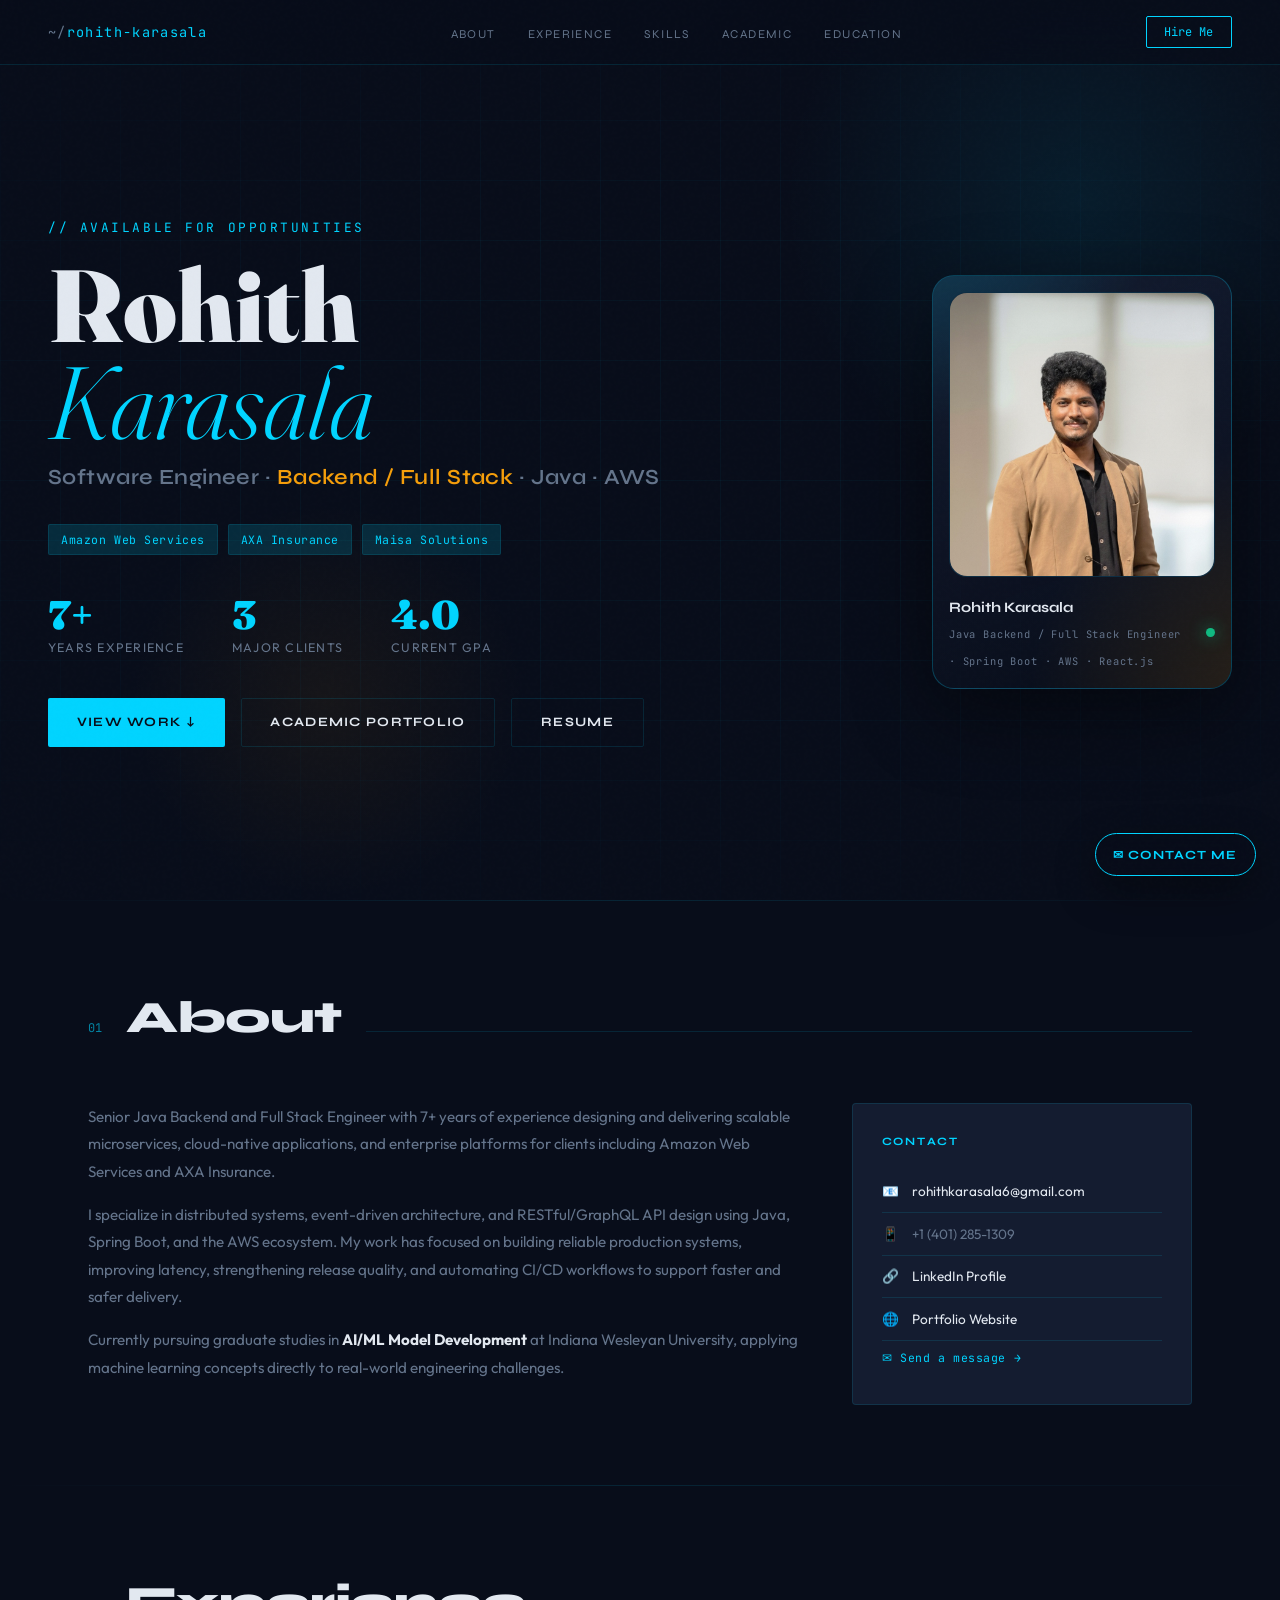
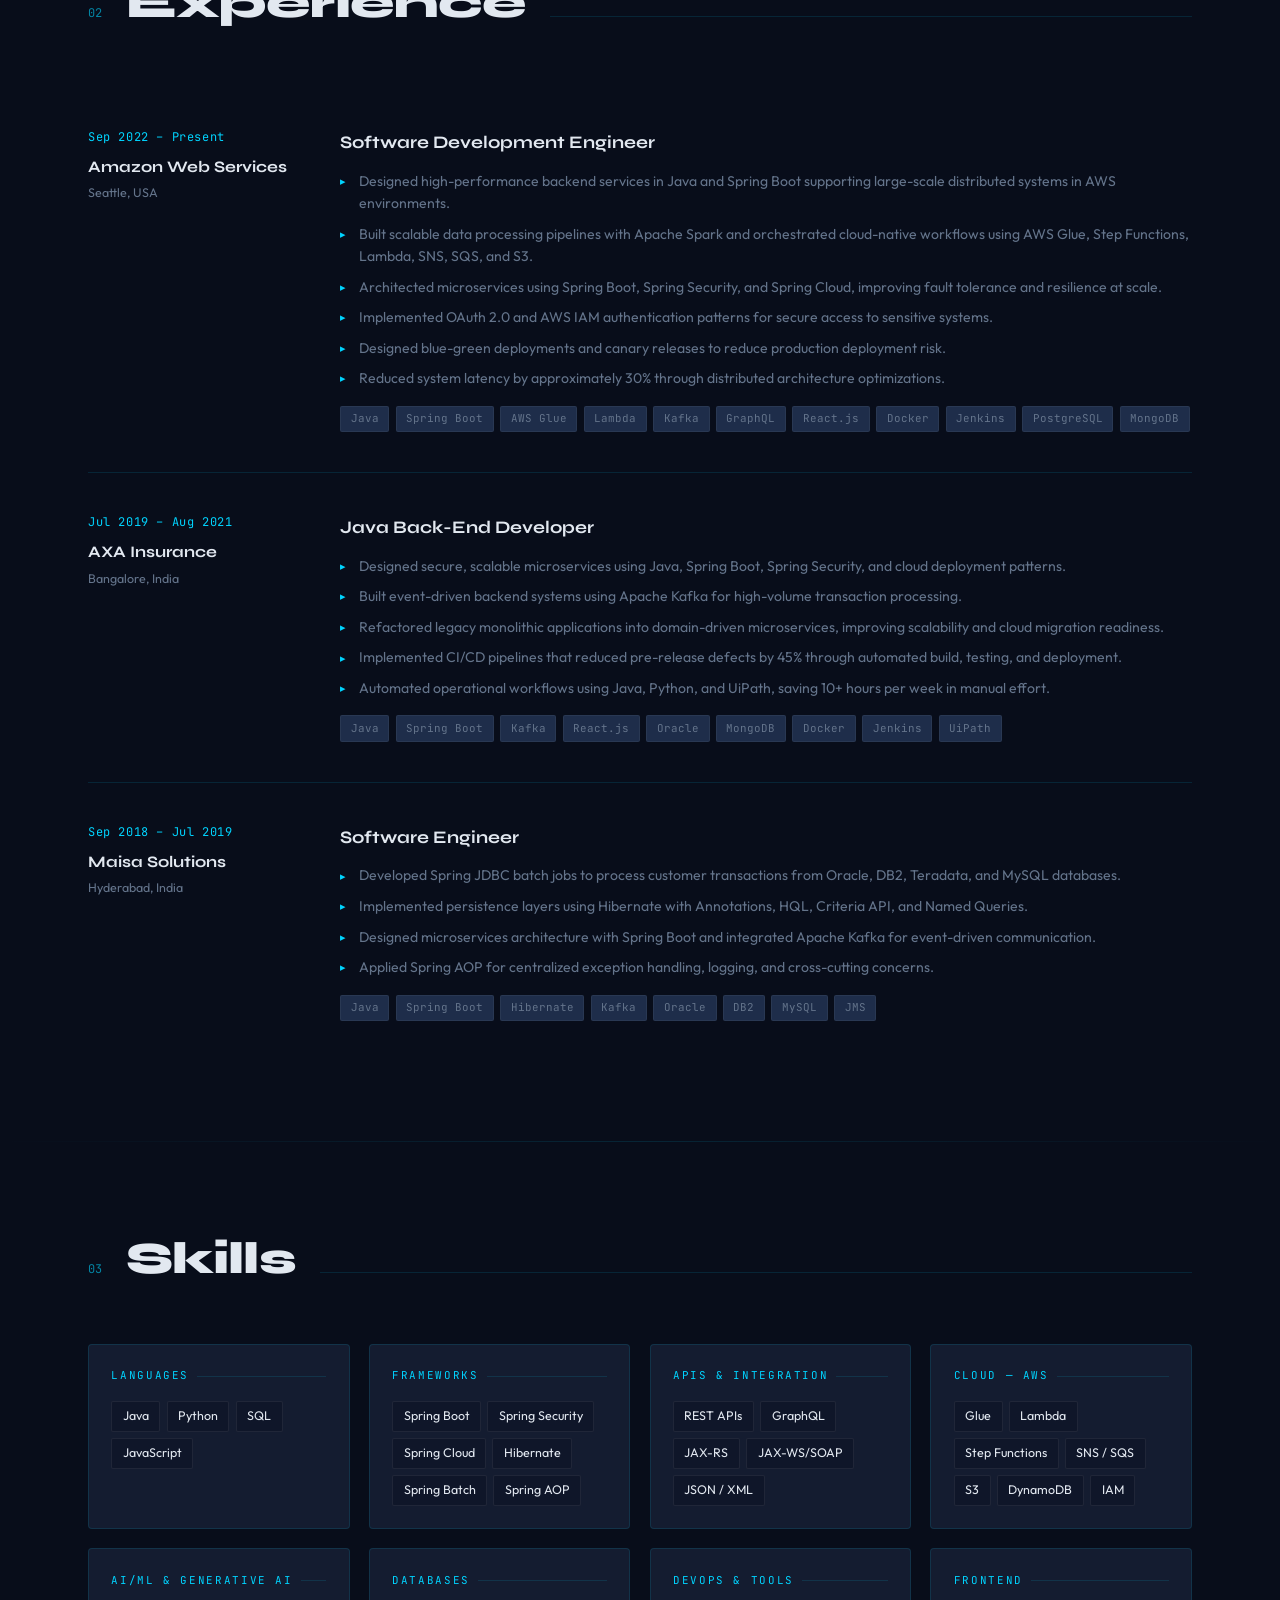
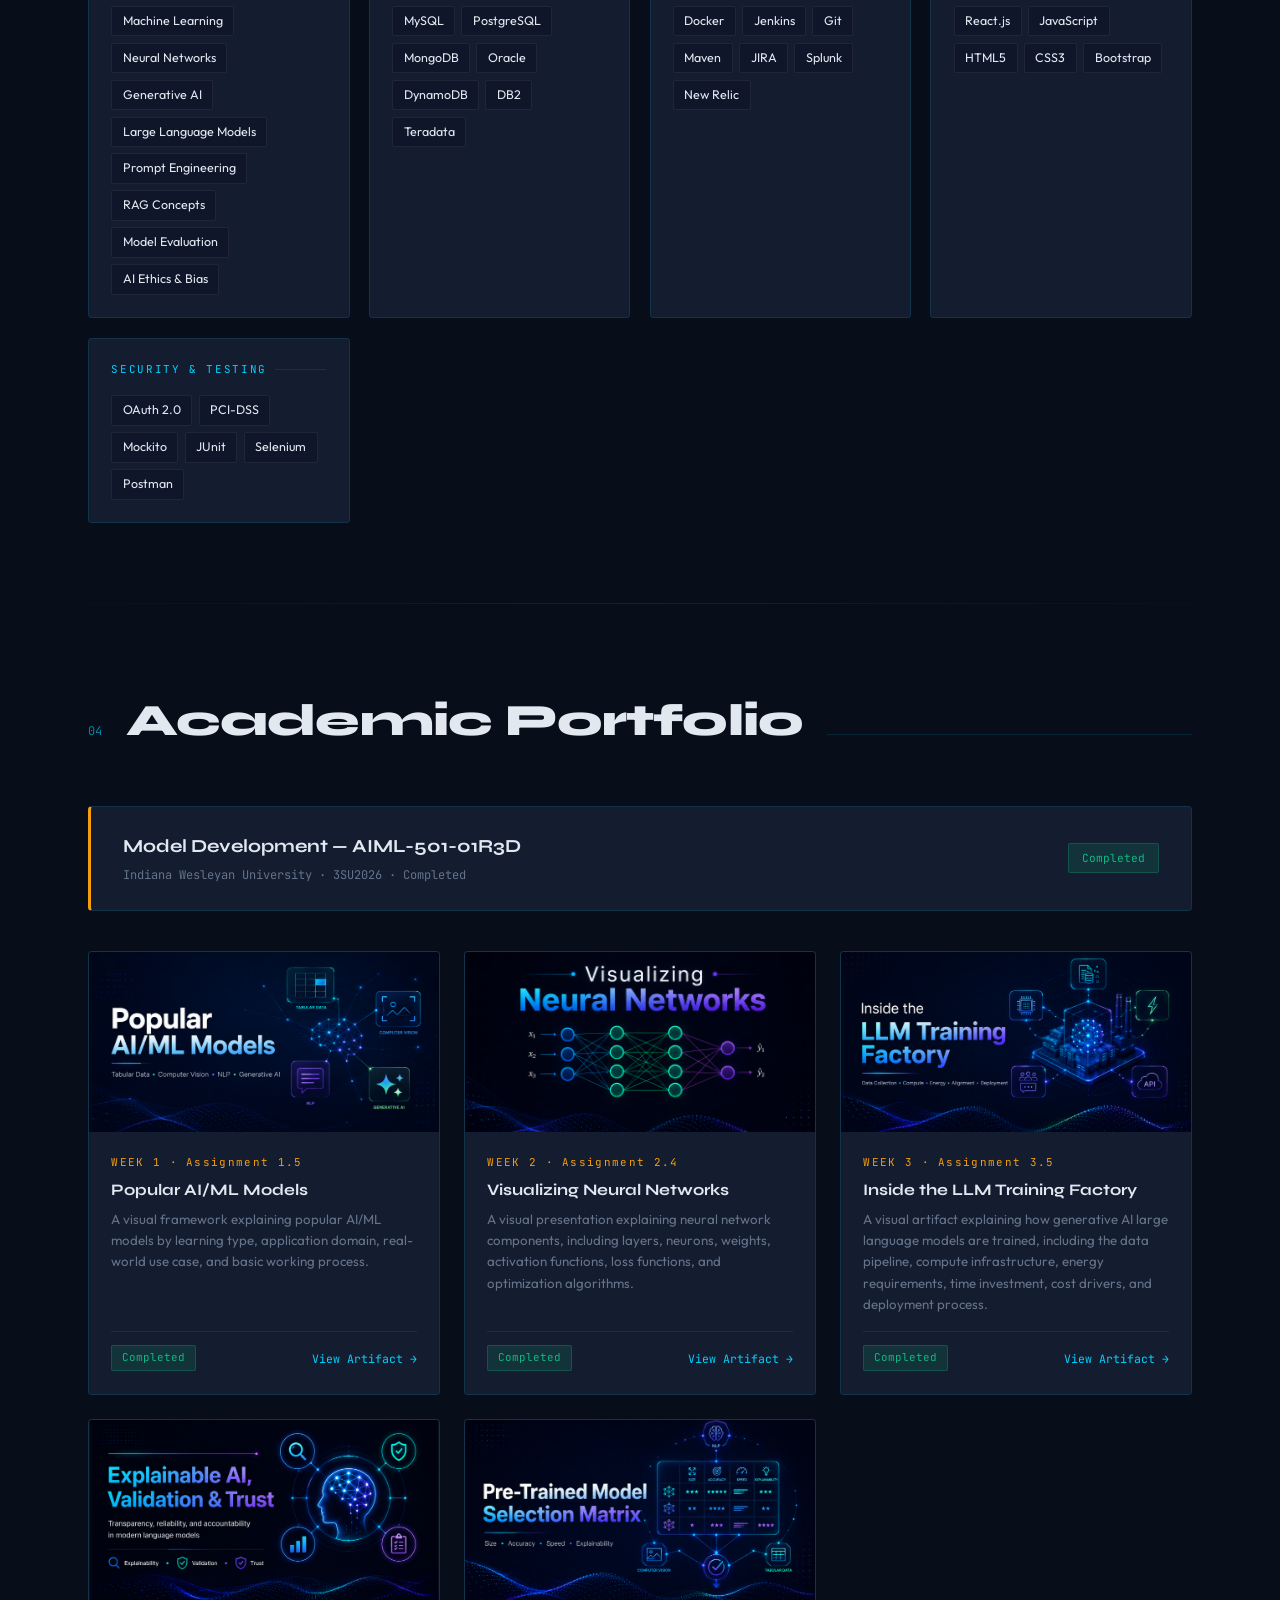
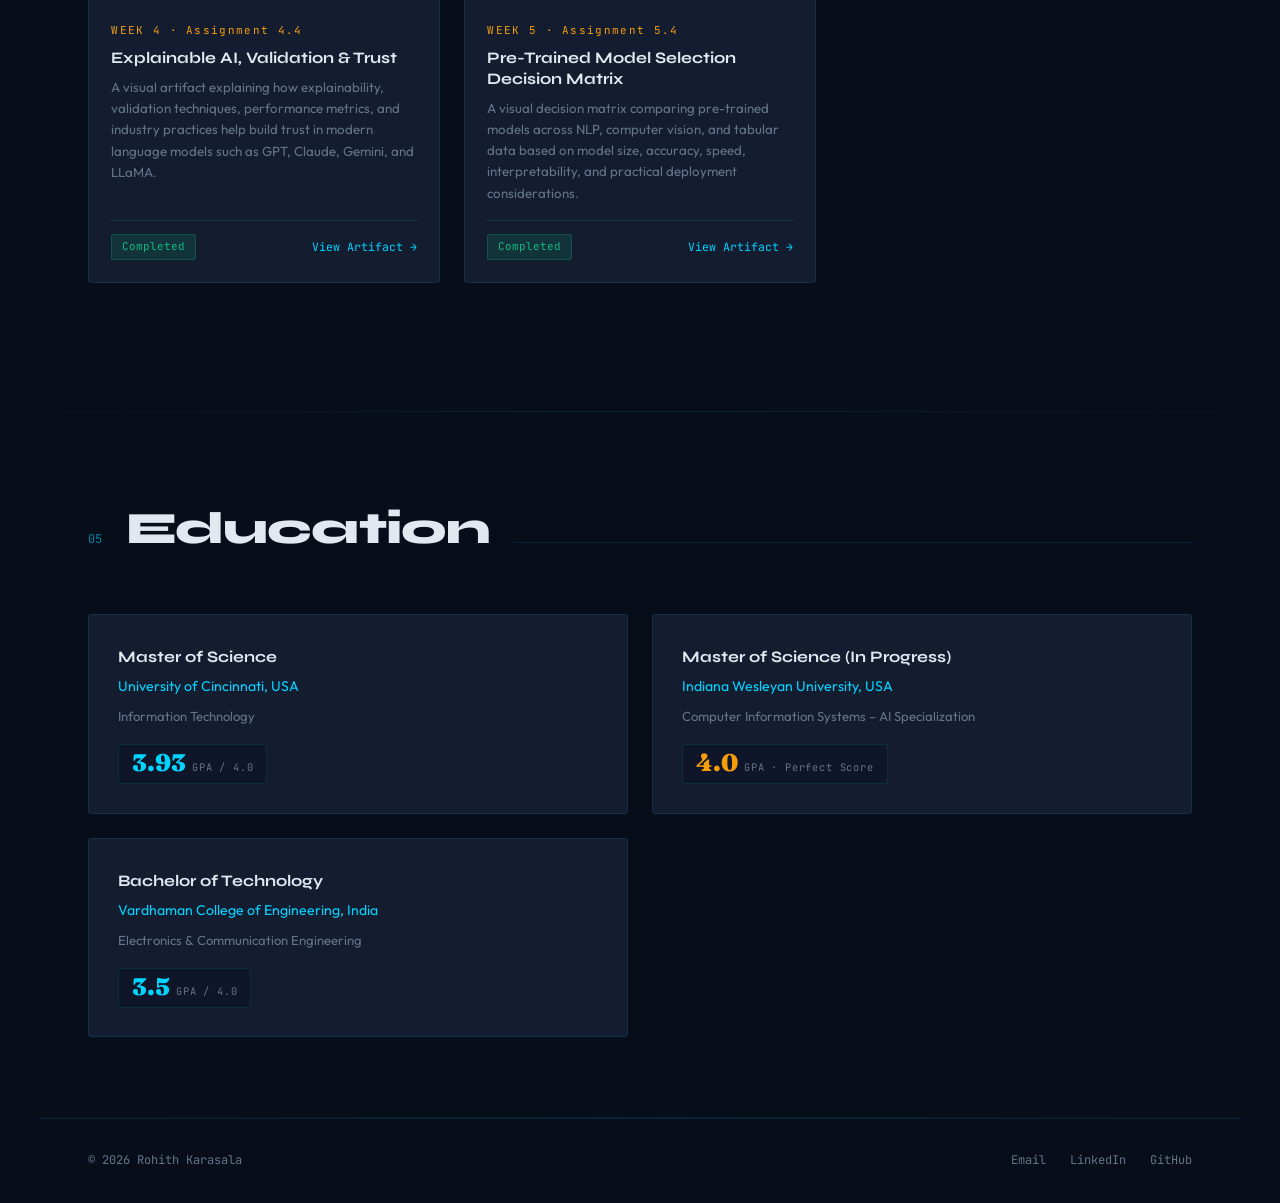
<file: index.html>
<!DOCTYPE html>
<html lang="en">
<head>
  <meta charset="UTF-8" />
  <meta name="viewport" content="width=device-width, initial-scale=1.0" />
  <title>Rohith Karasala — Engineer & AI/ML Scholar</title>
  <link rel="preconnect" href="https://fonts.googleapis.com">
  <link rel="preconnect" href="https://fonts.gstatic.com" crossorigin>
  <link href="https://fonts.googleapis.com/css2?family=Fraunces:ital,wght@0,300;0,700;0,900;1,300&family=Syne:wght@600;700;800&family=Outfit:wght@300;400;500;600&family=JetBrains+Mono:wght@400;500&display=swap" rel="stylesheet">
  <link rel="stylesheet" href="styles.css" />
</head>
<body>
  <nav>
    <div class="nav-logo"><span>~/</span>rohith-karasala</div>
    <ul class="nav-links">
      <li><a href="#about">About</a></li>
      <li><a href="#experience">Experience</a></li>
      <li><a href="#skills">Skills</a></li>
      <li><a href="#academic">Academic</a></li>
      <li><a href="#education">Education</a></li>
    </ul>
    <button class="nav-cta" data-open-contact>Hire Me</button>
  </nav>

  <main id="app"></main>

  <div class="full-divider"></div>
  <footer>
    <div class="footer-left">© 2026 Rohith Karasala</div>
    <div class="footer-right" id="footerLinks"></div>
  </footer>

  <button type="button" class="floating-contact-btn" data-open-contact aria-label="Contact Rohith">
    ✉ Contact Me
  </button>

  <div class="modal-backdrop" id="contactModal" role="dialog" aria-modal="true" aria-label="Contact Rohith">
    <div class="modal">
      <button class="modal-close" data-close-contact aria-label="Close">✕</button>
      <div id="formView">
        <div class="modal-eyebrow">// Let's connect</div>
        <h2 class="modal-title">Get In Touch</h2>
        <p class="modal-subtitle">Send a message and I'll get back to you within 24 hours.</p>
        <form id="contactForm">
          <div class="form-row">
            <div class="form-group"><label for="fname">Your Name</label><input type="text" id="fname" name="name" placeholder="Jane Smith" required /></div>
            <div class="form-group"><label for="femail">Email</label><input type="email" id="femail" name="email" placeholder="jane@company.com" required /></div>
          </div>
          <div class="form-group"><label for="fsubject">Subject</label><select id="fsubject" name="subject"><option>Job Opportunity</option><option>Freelance / Contract</option><option>Collaboration</option><option>Speaking / Mentorship</option><option>Other</option></select></div>
          <div class="form-group"><label for="fmessage">Message</label><textarea id="fmessage" name="message" placeholder="Tell me a bit about the opportunity or what you have in mind…" required></textarea></div>
          <div class="modal-actions">
            <div class="modal-direct-links"><a id="modalLinkedIn" target="_blank">LinkedIn ↗</a><a id="modalEmail">Email directly ↗</a></div>
            <button type="submit" class="btn-send" id="sendBtn">Send →</button>
          </div>
          <div class="form-error-msg" id="formError">Something went wrong. Please email me directly.</div>
        </form>
      </div>
      <div class="form-success" id="successView"><div class="success-icon">✅</div><h3>Message Sent!</h3><p>Thanks for reaching out. I'll reply soon.</p></div>
    </div>
  </div>

  <script type="module" src="app.js"></script>
</body>
</html>
</file>
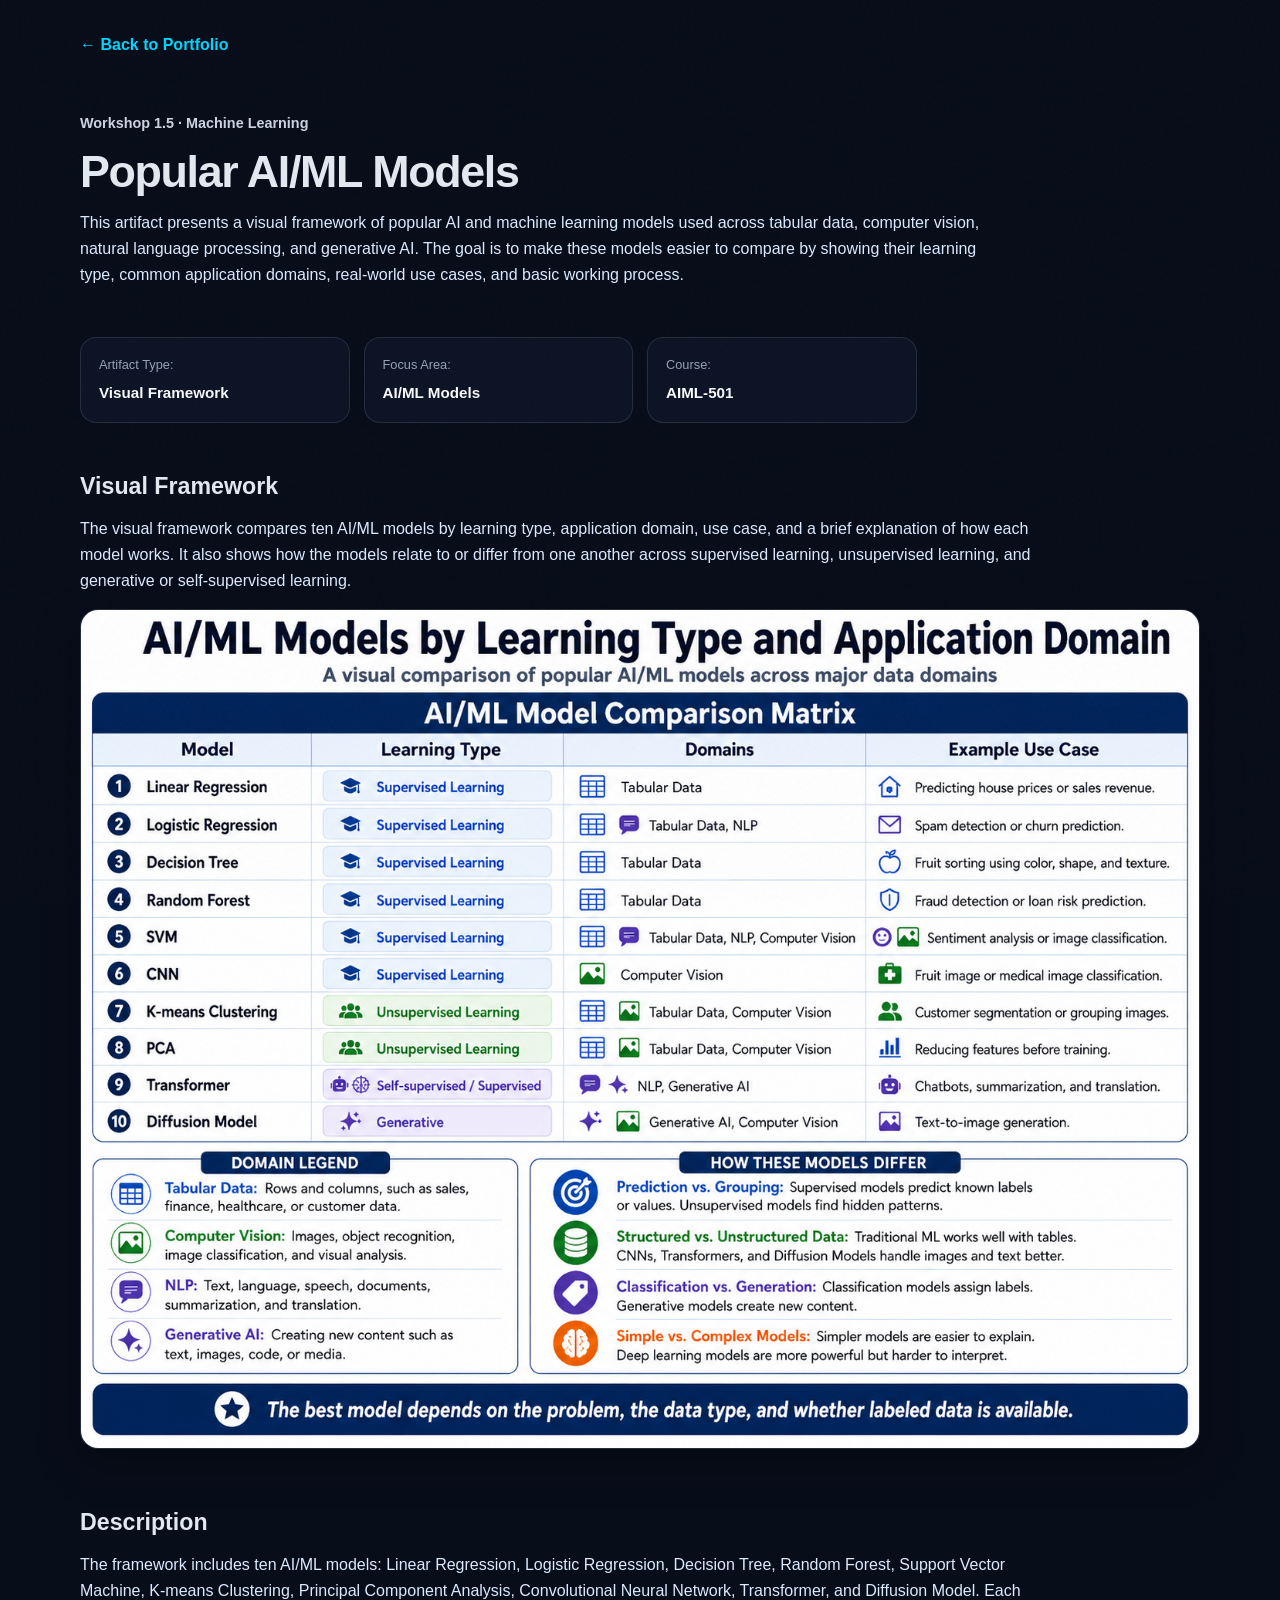
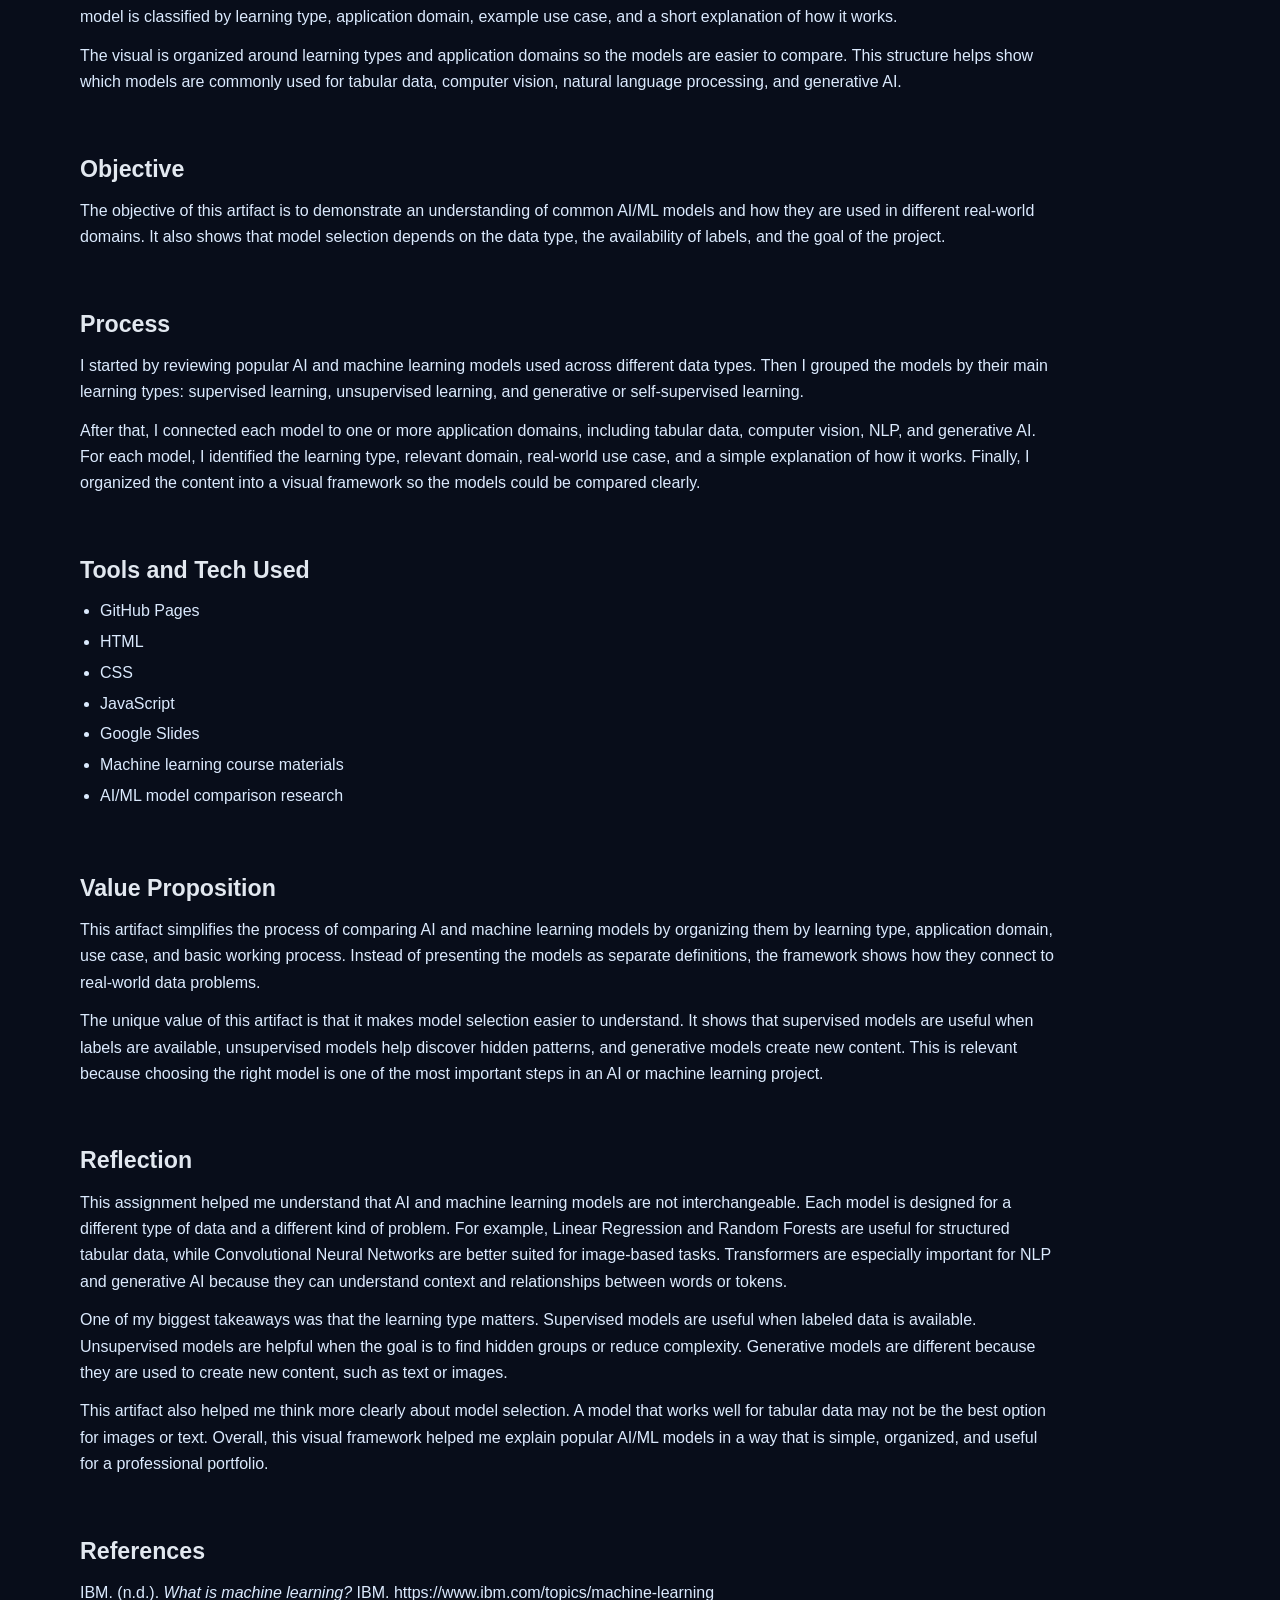
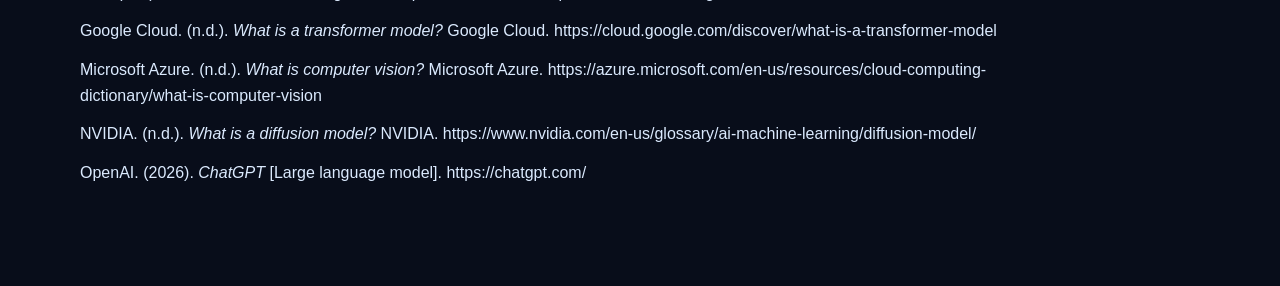
<file: artifacts/ml-models-framework.html>
<!DOCTYPE html>
<html lang="en">
  <head>
    <meta charset="UTF-8" />
    <meta name="viewport" content="width=device-width, initial-scale=1.0" />
    <title>Popular AI/ML Models Visual Framework</title>
    <link rel="stylesheet" href="../styles.css" />
  </head>

  <body>
    <main class="artifact-page">
      <a class="artifact-back-link" href="../index.html">
        ← Back to Portfolio
      </a>

      <section class="artifact-hero">
        <div class="artifact-badge">
          Workshop 1.5 · Machine Learning
        </div>

        <h1>
          Popular AI/ML Models
        </h1>

        <p>
          This artifact presents a visual framework of popular AI and machine learning models used
          across tabular data, computer vision, natural language processing, and generative AI. The
          goal is to make these models easier to compare by showing their learning type, common
          application domains, real-world use cases, and basic working process.
        </p>
      </section>

      <section class="artifact-meta-grid" aria-label="Artifact overview">
        <article class="artifact-meta-card">
          <span>Artifact Type: </span>
          <strong>Visual Framework</strong>
        </article>
      
        <article class="artifact-meta-card">
          <span>Focus Area: </span>
          <strong>AI/ML Models</strong>
        </article>
      
        <article class="artifact-meta-card">
          <span>Course: </span>
          <strong>AIML-501</strong>
        </article>
      </section>

      <section class="artifact-section">
        <h2>Visual Framework</h2>

        <p>
          The visual framework compares ten AI/ML models by learning type, application domain,
          use case, and a brief explanation of how each model works. It also shows how the models
          relate to or differ from one another across supervised learning, unsupervised learning,
          and generative or self-supervised learning.

        </p>

        <img
          class="artifact-image"
          src="../assets/ml-models-framework.png"
          alt="Infographic comparing AI and machine learning models by learning type, application domain, and use case"
        />
      </section>

      <section class="artifact-section">
        <h2>Description</h2>

        <p>
          The framework includes ten AI/ML models: Linear Regression, Logistic Regression,
          Decision Tree, Random Forest, Support Vector Machine, K-means Clustering, Principal
          Component Analysis, Convolutional Neural Network, Transformer, and Diffusion Model.
          Each model is classified by learning type, application domain, example use case, and a
          short explanation of how it works.
        </p>

        <p>
          The visual is organized around learning types and application domains so the models are
          easier to compare. This structure helps show which models are commonly used for tabular
          data, computer vision, natural language processing, and generative AI.
        </p>
      </section>

      <section class="artifact-section">
        <h2>Objective</h2>

        <p>
          The objective of this artifact is to demonstrate an understanding of common AI/ML models
          and how they are used in different real-world domains. It also shows that model selection
          depends on the data type, the availability of labels, and the goal of the project.
        </p>
      </section>

      <section class="artifact-section">
        <h2>Process</h2>

        <p>
          I started by reviewing popular AI and machine learning models used across different data
          types. Then I grouped the models by their main learning types: supervised learning,
          unsupervised learning, and generative or self-supervised learning.
        </p>

        <p>
          After that, I connected each model to one or more application domains, including tabular
          data, computer vision, NLP, and generative AI. For each model, I identified the learning
          type, relevant domain, real-world use case, and a simple explanation of how it works.
          Finally, I organized the content into a visual framework so the models could be compared
          clearly.
        </p>
      </section>

      <section class="artifact-section">
        <h2>Tools and Tech Used</h2>

        <ul>
          <li>GitHub Pages</li>
          <li>HTML</li>
          <li>CSS</li>
          <li>JavaScript</li>
          <li>Google Slides</li>
          <li>Machine learning course materials</li>
          <li>AI/ML model comparison research</li>
        </ul>
      </section>

      <section class="artifact-section">
        <h2>Value Proposition</h2>

        <p>
          This artifact simplifies the process of comparing AI and machine learning models by
          organizing them by learning type, application domain, use case, and basic working process.
          Instead of presenting the models as separate definitions, the framework shows how they
          connect to real-world data problems.
        </p>

        <p>
          The unique value of this artifact is that it makes model selection easier to understand.
          It shows that supervised models are useful when labels are available, unsupervised models
          help discover hidden patterns, and generative models create new content. This is relevant
          because choosing the right model is one of the most important steps in an AI or machine
          learning project.
        </p>
      </section>

      <section class="artifact-section">
        <h2>Reflection</h2>

        <p>
          This assignment helped me understand that AI and machine learning models are not
          interchangeable. Each model is designed for a different type of data and a different kind
          of problem. For example, Linear Regression and Random Forests are useful for structured
          tabular data, while Convolutional Neural Networks are better suited for image-based tasks.
          Transformers are especially important for NLP and generative AI because they can understand
          context and relationships between words or tokens.
        </p>

        <p>
          One of my biggest takeaways was that the learning type matters. Supervised models are
          useful when labeled data is available. Unsupervised models are helpful when the goal is to
          find hidden groups or reduce complexity. Generative models are different because they are
          used to create new content, such as text or images.
        </p>

        <p>
          This artifact also helped me think more clearly about model selection. A model that works
          well for tabular data may not be the best option for images or text. Overall, this visual
          framework helped me explain popular AI/ML models in a way that is simple, organized, and
          useful for a professional portfolio.
        </p>
      </section>

      <section class="artifact-section">
        <h2>References</h2>

        <p>
          IBM. (n.d.). <em>What is machine learning?</em> IBM.
          https://www.ibm.com/topics/machine-learning
        </p>

        <p>
          Google Cloud. (n.d.). <em>What is a transformer model?</em> Google Cloud.
          https://cloud.google.com/discover/what-is-a-transformer-model
        </p>

        <p>
          Microsoft Azure. (n.d.). <em>What is computer vision?</em> Microsoft Azure.
          https://azure.microsoft.com/en-us/resources/cloud-computing-dictionary/what-is-computer-vision
        </p>

        <p>
          NVIDIA. (n.d.). <em>What is a diffusion model?</em> NVIDIA.
          https://www.nvidia.com/en-us/glossary/ai-machine-learning/diffusion-model/
        </p>

        <p>
            OpenAI. (2026). <em>ChatGPT</em> [Large language model].
            https://chatgpt.com/
          </p>
      </section>
    </main>
  </body>
</html>
</file>
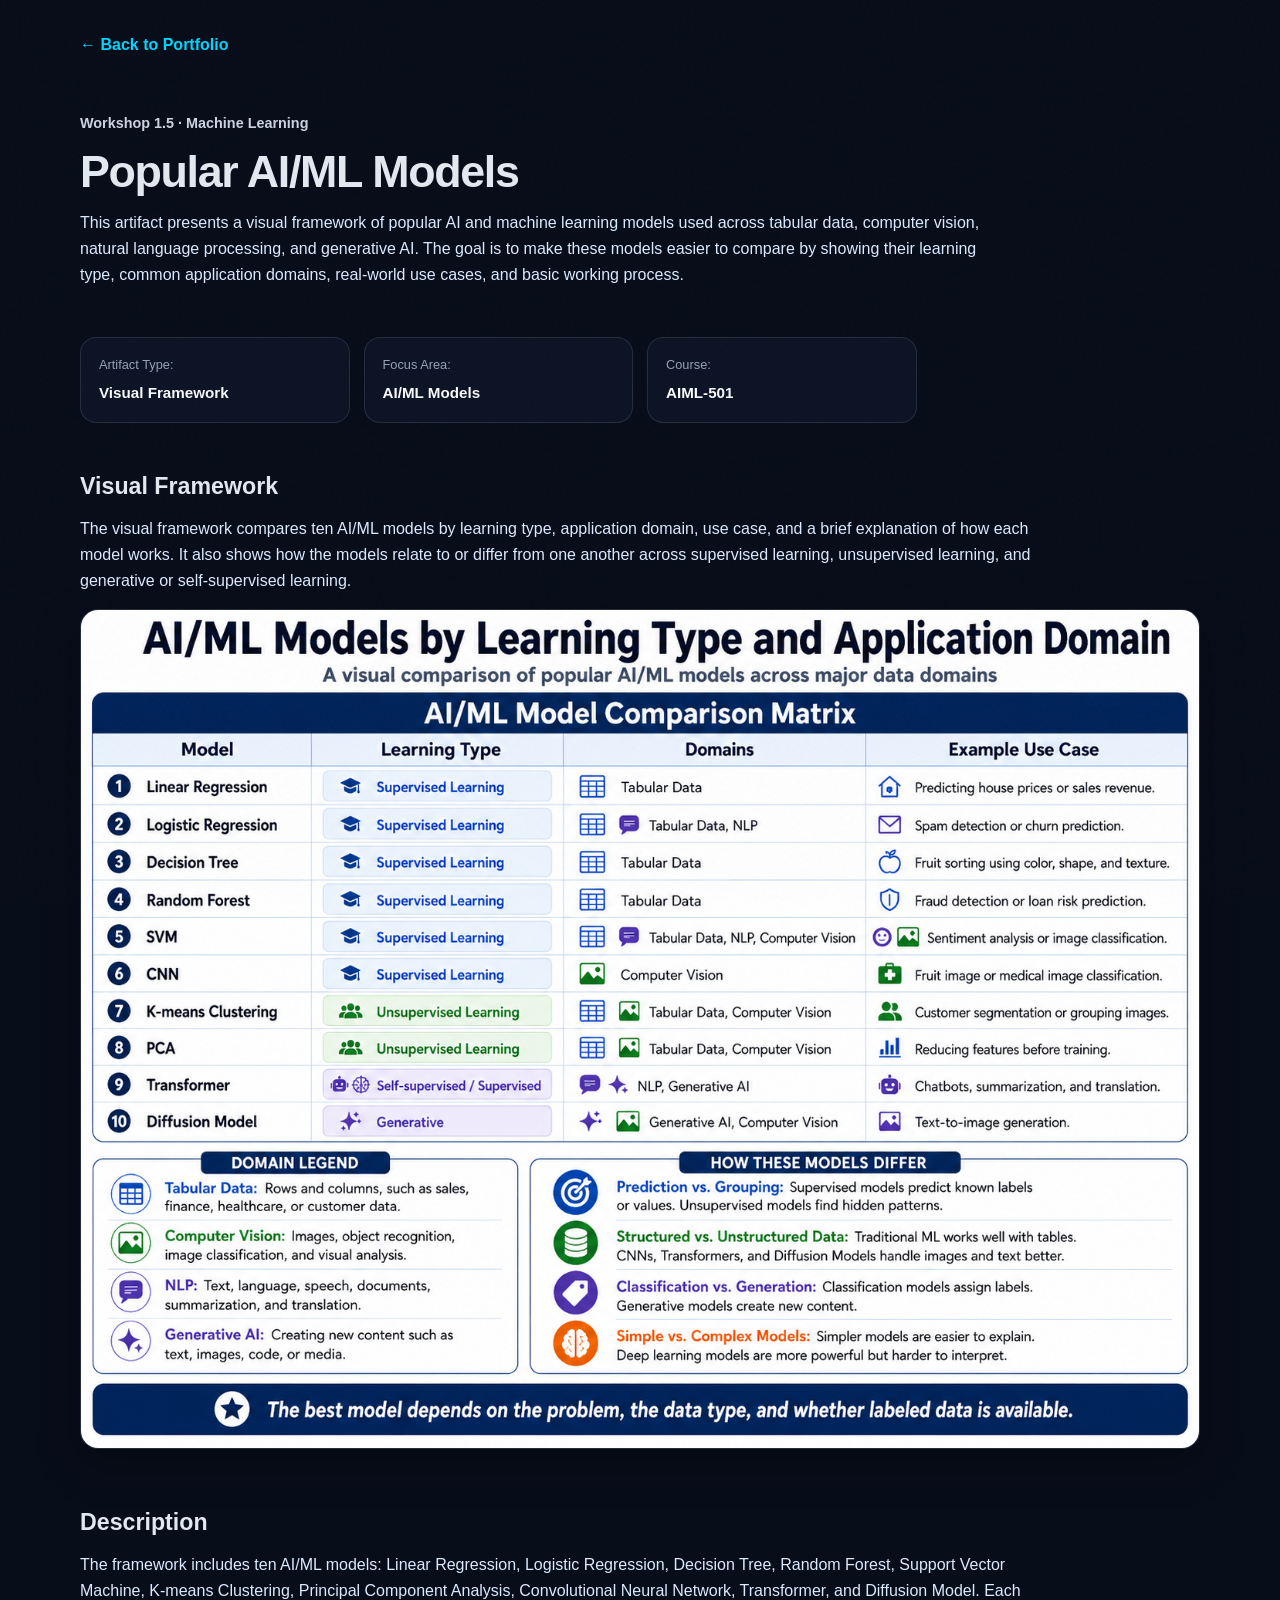
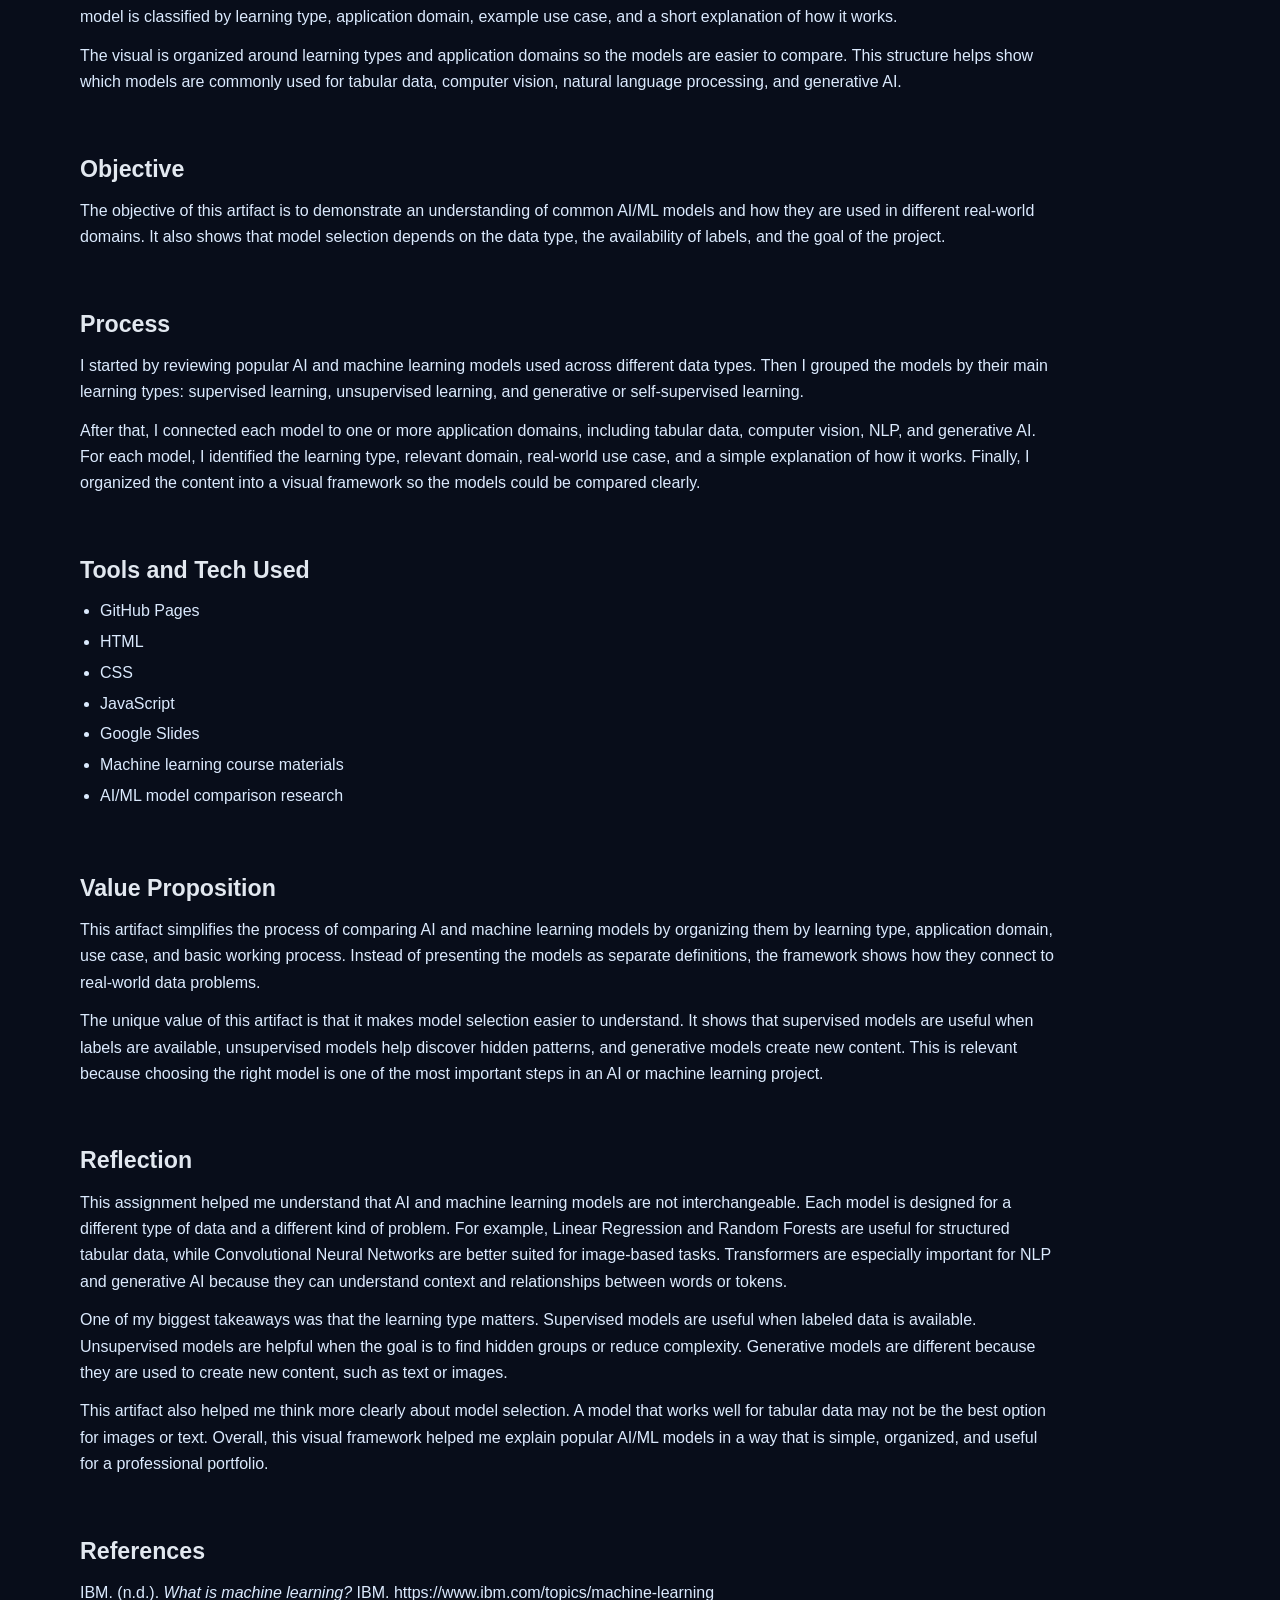
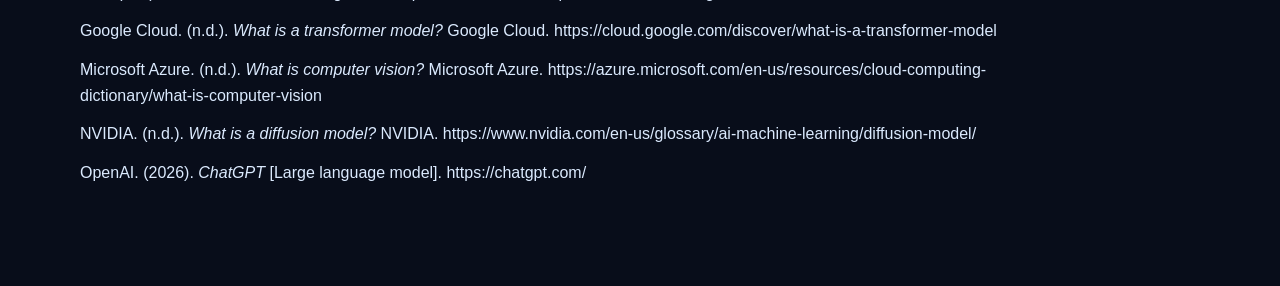
<file: artifacts/week-1.html>
<!DOCTYPE html>
<html lang="en">
  <head>
    <meta charset="UTF-8" />
    <meta name="viewport" content="width=device-width, initial-scale=1.0" />
    <title>Popular AI/ML Models Visual Framework</title>
    <link rel="stylesheet" href="../styles.css" />
  </head>

  <body>
    <main class="artifact-page">
      <a class="artifact-back-link" href="../index.html">
        ← Back to Portfolio
      </a>

      <section class="artifact-hero">
        <div class="artifact-badge">
          Workshop 1.5 · Machine Learning
        </div>

        <h1>
          Popular AI/ML Models
        </h1>

        <p>
          This artifact presents a visual framework of popular AI and machine learning models used
          across tabular data, computer vision, natural language processing, and generative AI. The
          goal is to make these models easier to compare by showing their learning type, common
          application domains, real-world use cases, and basic working process.
        </p>
      </section>

      <section class="artifact-meta-grid" aria-label="Artifact overview">
        <article class="artifact-meta-card">
          <span>Artifact Type: </span>
          <strong>Visual Framework</strong>
        </article>
      
        <article class="artifact-meta-card">
          <span>Focus Area: </span>
          <strong>AI/ML Models</strong>
        </article>
      
        <article class="artifact-meta-card">
          <span>Course: </span>
          <strong>AIML-501</strong>
        </article>
      </section>

      <section class="artifact-section">
        <h2>Visual Framework</h2>

        <p>
          The visual framework compares ten AI/ML models by learning type, application domain,
          use case, and a brief explanation of how each model works. It also shows how the models
          relate to or differ from one another across supervised learning, unsupervised learning,
          and generative or self-supervised learning.

        </p>

        <img
          class="artifact-image"
          src="../assets/week-1.png"
          alt="Infographic comparing AI and machine learning models by learning type, application domain, and use case"
        />
      </section>

      <section class="artifact-section">
        <h2>Description</h2>

        <p>
          The framework includes ten AI/ML models: Linear Regression, Logistic Regression,
          Decision Tree, Random Forest, Support Vector Machine, K-means Clustering, Principal
          Component Analysis, Convolutional Neural Network, Transformer, and Diffusion Model.
          Each model is classified by learning type, application domain, example use case, and a
          short explanation of how it works.
        </p>

        <p>
          The visual is organized around learning types and application domains so the models are
          easier to compare. This structure helps show which models are commonly used for tabular
          data, computer vision, natural language processing, and generative AI.
        </p>
      </section>

      <section class="artifact-section">
        <h2>Objective</h2>

        <p>
          The objective of this artifact is to demonstrate an understanding of common AI/ML models
          and how they are used in different real-world domains. It also shows that model selection
          depends on the data type, the availability of labels, and the goal of the project.
        </p>
      </section>

      <section class="artifact-section">
        <h2>Process</h2>

        <p>
          I started by reviewing popular AI and machine learning models used across different data
          types. Then I grouped the models by their main learning types: supervised learning,
          unsupervised learning, and generative or self-supervised learning.
        </p>

        <p>
          After that, I connected each model to one or more application domains, including tabular
          data, computer vision, NLP, and generative AI. For each model, I identified the learning
          type, relevant domain, real-world use case, and a simple explanation of how it works.
          Finally, I organized the content into a visual framework so the models could be compared
          clearly.
        </p>
      </section>

      <section class="artifact-section">
        <h2>Tools and Tech Used</h2>

        <ul>
          <li>GitHub Pages</li>
          <li>HTML</li>
          <li>CSS</li>
          <li>JavaScript</li>
          <li>Google Slides</li>
          <li>Machine learning course materials</li>
          <li>AI/ML model comparison research</li>
        </ul>
      </section>

      <section class="artifact-section">
        <h2>Value Proposition</h2>

        <p>
          This artifact simplifies the process of comparing AI and machine learning models by
          organizing them by learning type, application domain, use case, and basic working process.
          Instead of presenting the models as separate definitions, the framework shows how they
          connect to real-world data problems.
        </p>

        <p>
          The unique value of this artifact is that it makes model selection easier to understand.
          It shows that supervised models are useful when labels are available, unsupervised models
          help discover hidden patterns, and generative models create new content. This is relevant
          because choosing the right model is one of the most important steps in an AI or machine
          learning project.
        </p>
      </section>

      <section class="artifact-section">
        <h2>Reflection</h2>

        <p>
          This assignment helped me understand that AI and machine learning models are not
          interchangeable. Each model is designed for a different type of data and a different kind
          of problem. For example, Linear Regression and Random Forests are useful for structured
          tabular data, while Convolutional Neural Networks are better suited for image-based tasks.
          Transformers are especially important for NLP and generative AI because they can understand
          context and relationships between words or tokens.
        </p>

        <p>
          One of my biggest takeaways was that the learning type matters. Supervised models are
          useful when labeled data is available. Unsupervised models are helpful when the goal is to
          find hidden groups or reduce complexity. Generative models are different because they are
          used to create new content, such as text or images.
        </p>

        <p>
          This artifact also helped me think more clearly about model selection. A model that works
          well for tabular data may not be the best option for images or text. Overall, this visual
          framework helped me explain popular AI/ML models in a way that is simple, organized, and
          useful for a professional portfolio.
        </p>
      </section>

      <section class="artifact-section">
        <h2>References</h2>

        <p>
          IBM. (n.d.). <em>What is machine learning?</em> IBM.
          https://www.ibm.com/topics/machine-learning
        </p>

        <p>
          Google Cloud. (n.d.). <em>What is a transformer model?</em> Google Cloud.
          https://cloud.google.com/discover/what-is-a-transformer-model
        </p>

        <p>
          Microsoft Azure. (n.d.). <em>What is computer vision?</em> Microsoft Azure.
          https://azure.microsoft.com/en-us/resources/cloud-computing-dictionary/what-is-computer-vision
        </p>

        <p>
          NVIDIA. (n.d.). <em>What is a diffusion model?</em> NVIDIA.
          https://www.nvidia.com/en-us/glossary/ai-machine-learning/diffusion-model/
        </p>

        <p>
            OpenAI. (2026). <em>ChatGPT</em> [Large language model].
            https://chatgpt.com/
          </p>
      </section>
    </main>
  </body>
</html>
</file>
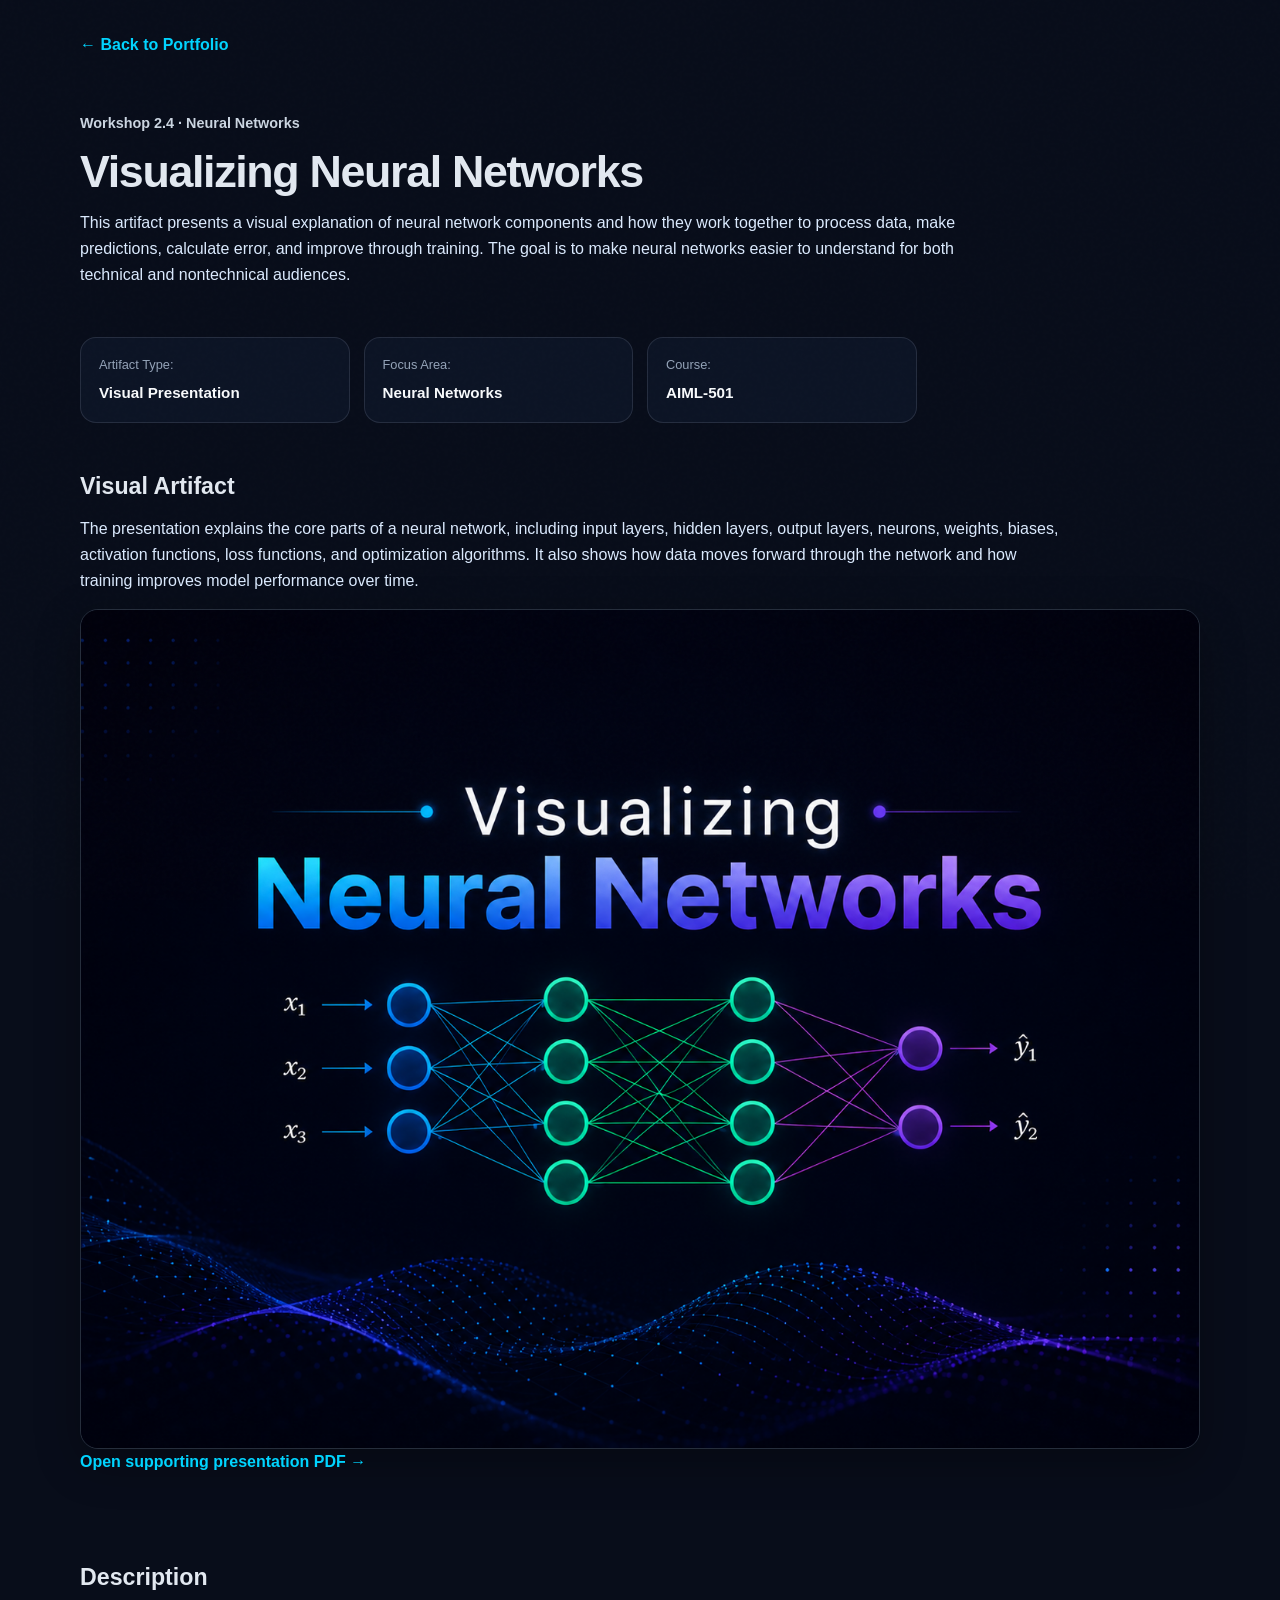
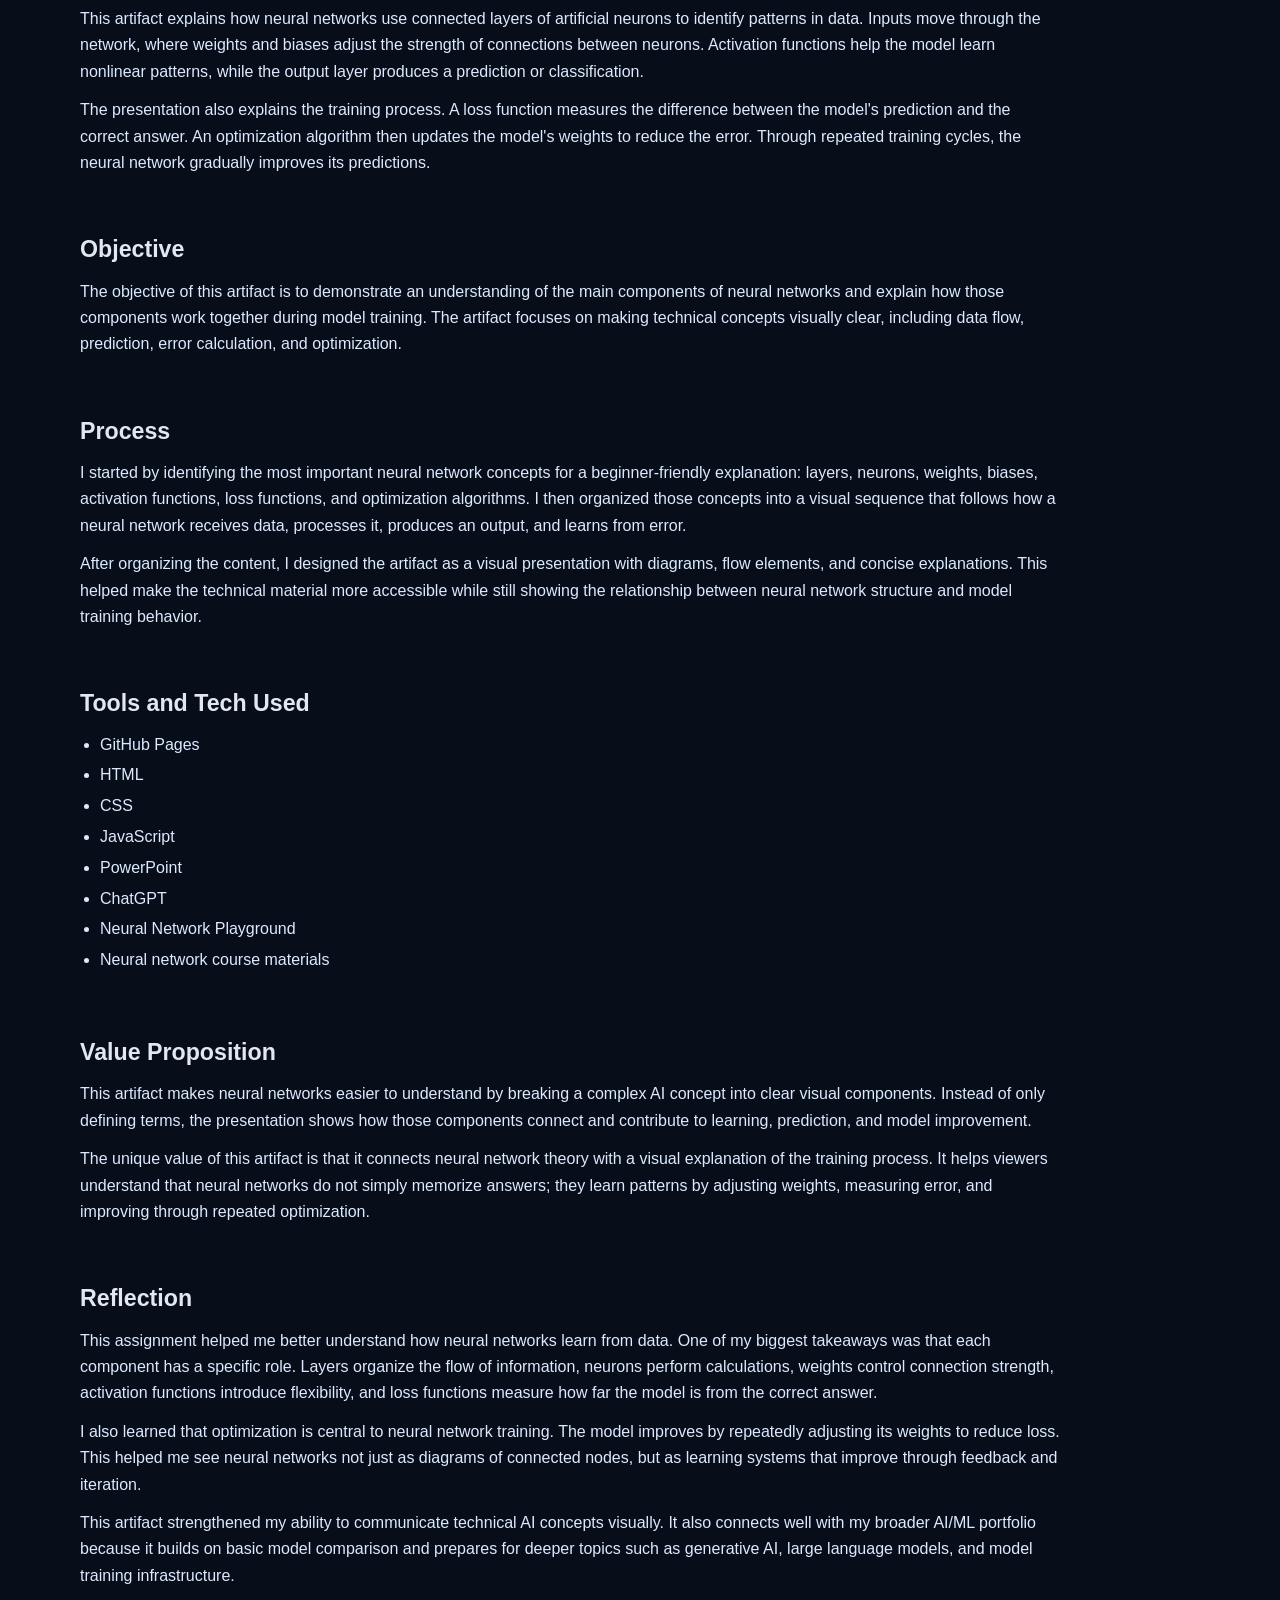
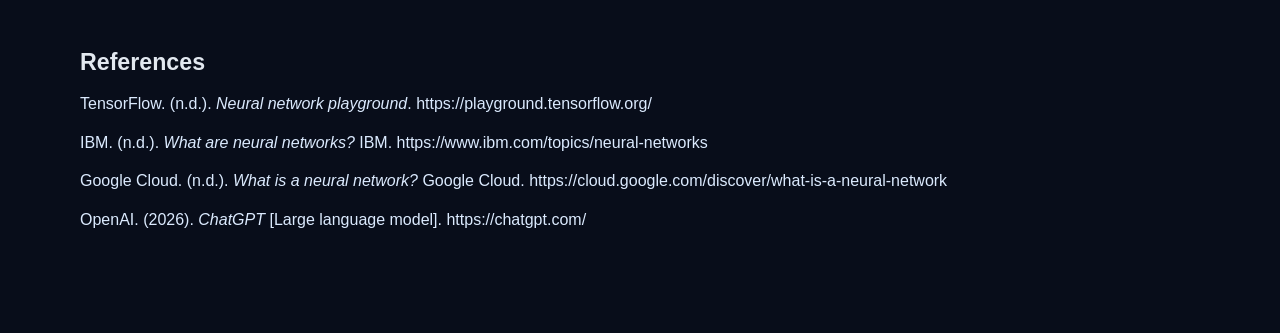
<file: artifacts/week-2.html>
<!DOCTYPE html>
<html lang="en">
  <head>
    <meta charset="UTF-8" />
    <meta name="viewport" content="width=device-width, initial-scale=1.0" />
    <title>Visualizing Neural Networks</title>
    <link rel="stylesheet" href="../styles.css" />
  </head>

  <body>
    <main class="artifact-page">
      <a class="artifact-back-link" href="../index.html">
        ← Back to Portfolio
      </a>

      <section class="artifact-hero">
        <div class="artifact-badge">
          Workshop 2.4 · Neural Networks
        </div>

        <h1>
          Visualizing Neural Networks
        </h1>

        <p>
          This artifact presents a visual explanation of neural network components and how they work
          together to process data, make predictions, calculate error, and improve through training.
          The goal is to make neural networks easier to understand for both technical and nontechnical
          audiences.
        </p>
      </section>

      <section class="artifact-meta-grid" aria-label="Artifact overview">
        <article class="artifact-meta-card">
          <span>Artifact Type: </span>
          <strong>Visual Presentation</strong>
        </article>

        <article class="artifact-meta-card">
          <span>Focus Area: </span>
          <strong>Neural Networks</strong>
        </article>

        <article class="artifact-meta-card">
          <span>Course: </span>
          <strong>AIML-501</strong>
        </article>
      </section>

      <section class="artifact-section">
        <h2>Visual Artifact</h2>

        <p>
          The presentation explains the core parts of a neural network, including input layers,
          hidden layers, output layers, neurons, weights, biases, activation functions, loss functions,
          and optimization algorithms. It also shows how data moves forward through the network and
          how training improves model performance over time.
        </p>

        <img
          class="artifact-image"
          src="../assets/week-2-cover.png"
          alt="Visual cover for a neural network presentation showing connected nodes, layers, and AI model structure"
        />

        <p>
          <a class="artifact-back-link" href="./week-2.pdf" target="_blank" rel="noopener">
            Open supporting presentation PDF →
          </a>
        </p>
      </section>

      <section class="artifact-section">
        <h2>Description</h2>

        <p>
          This artifact explains how neural networks use connected layers of artificial neurons to
          identify patterns in data. Inputs move through the network, where weights and biases adjust
          the strength of connections between neurons. Activation functions help the model learn
          nonlinear patterns, while the output layer produces a prediction or classification.
        </p>

        <p>
          The presentation also explains the training process. A loss function measures the difference
          between the model's prediction and the correct answer. An optimization algorithm then updates
          the model's weights to reduce the error. Through repeated training cycles, the neural network
          gradually improves its predictions.
        </p>
      </section>

      <section class="artifact-section">
        <h2>Objective</h2>

        <p>
          The objective of this artifact is to demonstrate an understanding of the main components
          of neural networks and explain how those components work together during model training.
          The artifact focuses on making technical concepts visually clear, including data flow,
          prediction, error calculation, and optimization.
        </p>
      </section>

      <section class="artifact-section">
        <h2>Process</h2>

        <p>
          I started by identifying the most important neural network concepts for a beginner-friendly
          explanation: layers, neurons, weights, biases, activation functions, loss functions, and
          optimization algorithms. I then organized those concepts into a visual sequence that follows
          how a neural network receives data, processes it, produces an output, and learns from error.
        </p>

        <p>
          After organizing the content, I designed the artifact as a visual presentation with diagrams,
          flow elements, and concise explanations. This helped make the technical material more
          accessible while still showing the relationship between neural network structure and model
          training behavior.
        </p>
      </section>

      <section class="artifact-section">
        <h2>Tools and Tech Used</h2>

        <ul>
          <li>GitHub Pages</li>
          <li>HTML</li>
          <li>CSS</li>
          <li>JavaScript</li>
          <li>PowerPoint</li>
          <li>ChatGPT</li>
          <li>Neural Network Playground</li>
          <li>Neural network course materials</li>
        </ul>
      </section>

      <section class="artifact-section">
        <h2>Value Proposition</h2>

        <p>
          This artifact makes neural networks easier to understand by breaking a complex AI concept
          into clear visual components. Instead of only defining terms, the presentation shows how
          those components connect and contribute to learning, prediction, and model improvement.
        </p>

        <p>
          The unique value of this artifact is that it connects neural network theory with a visual
          explanation of the training process. It helps viewers understand that neural networks do not
          simply memorize answers; they learn patterns by adjusting weights, measuring error, and
          improving through repeated optimization.
        </p>
      </section>

      <section class="artifact-section">
        <h2>Reflection</h2>

        <p>
          This assignment helped me better understand how neural networks learn from data. One of my
          biggest takeaways was that each component has a specific role. Layers organize the flow of
          information, neurons perform calculations, weights control connection strength, activation
          functions introduce flexibility, and loss functions measure how far the model is from the
          correct answer.
        </p>

        <p>
          I also learned that optimization is central to neural network training. The model improves by
          repeatedly adjusting its weights to reduce loss. This helped me see neural networks not just
          as diagrams of connected nodes, but as learning systems that improve through feedback and
          iteration.
        </p>

        <p>
          This artifact strengthened my ability to communicate technical AI concepts visually. It also
          connects well with my broader AI/ML portfolio because it builds on basic model comparison
          and prepares for deeper topics such as generative AI, large language models, and model
          training infrastructure.
        </p>
      </section>

      <section class="artifact-section">
        <h2>References</h2>

        <p>
          TensorFlow. (n.d.). <em>Neural network playground</em>.
          https://playground.tensorflow.org/
        </p>

        <p>
          IBM. (n.d.). <em>What are neural networks?</em> IBM.
          https://www.ibm.com/topics/neural-networks
        </p>

        <p>
          Google Cloud. (n.d.). <em>What is a neural network?</em> Google Cloud.
          https://cloud.google.com/discover/what-is-a-neural-network
        </p>

        <p>
          OpenAI. (2026). <em>ChatGPT</em> [Large language model].
          https://chatgpt.com/
        </p>
      </section>
    </main>
  </body>
</html>
</file>
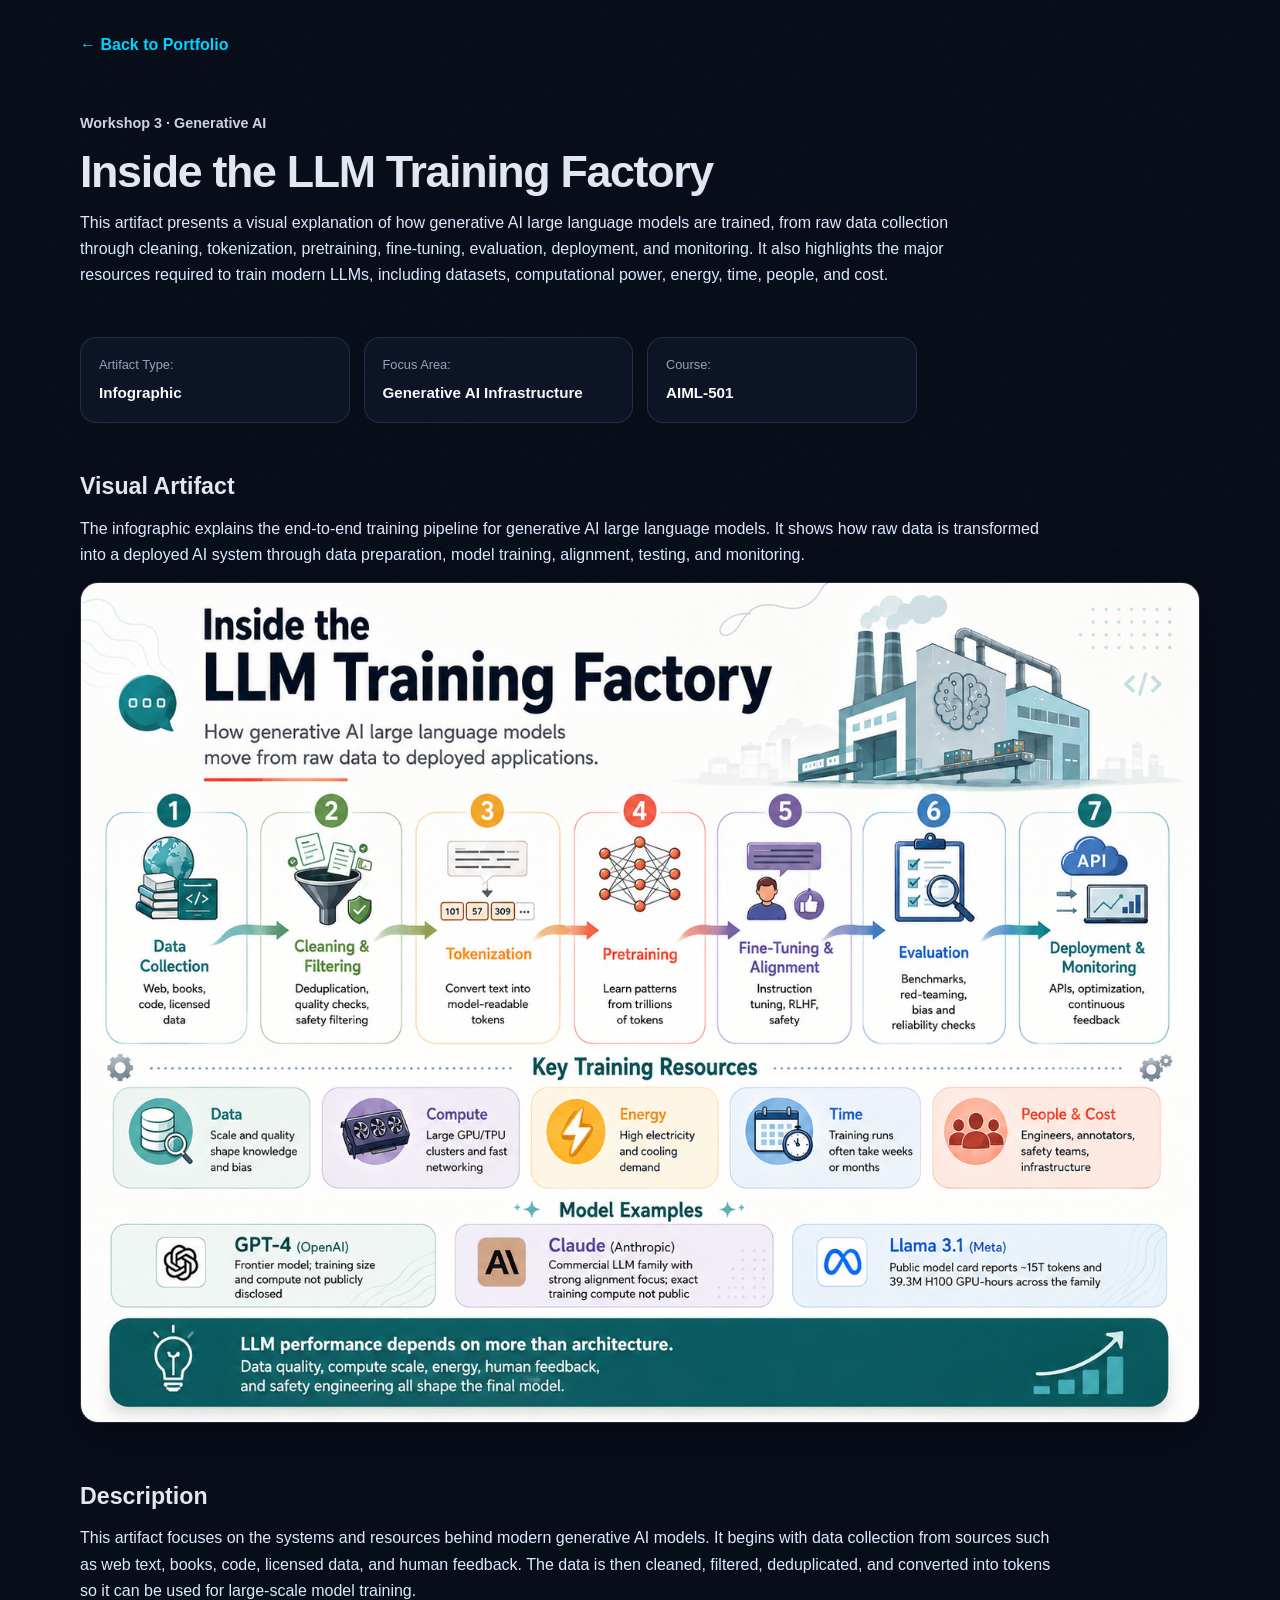
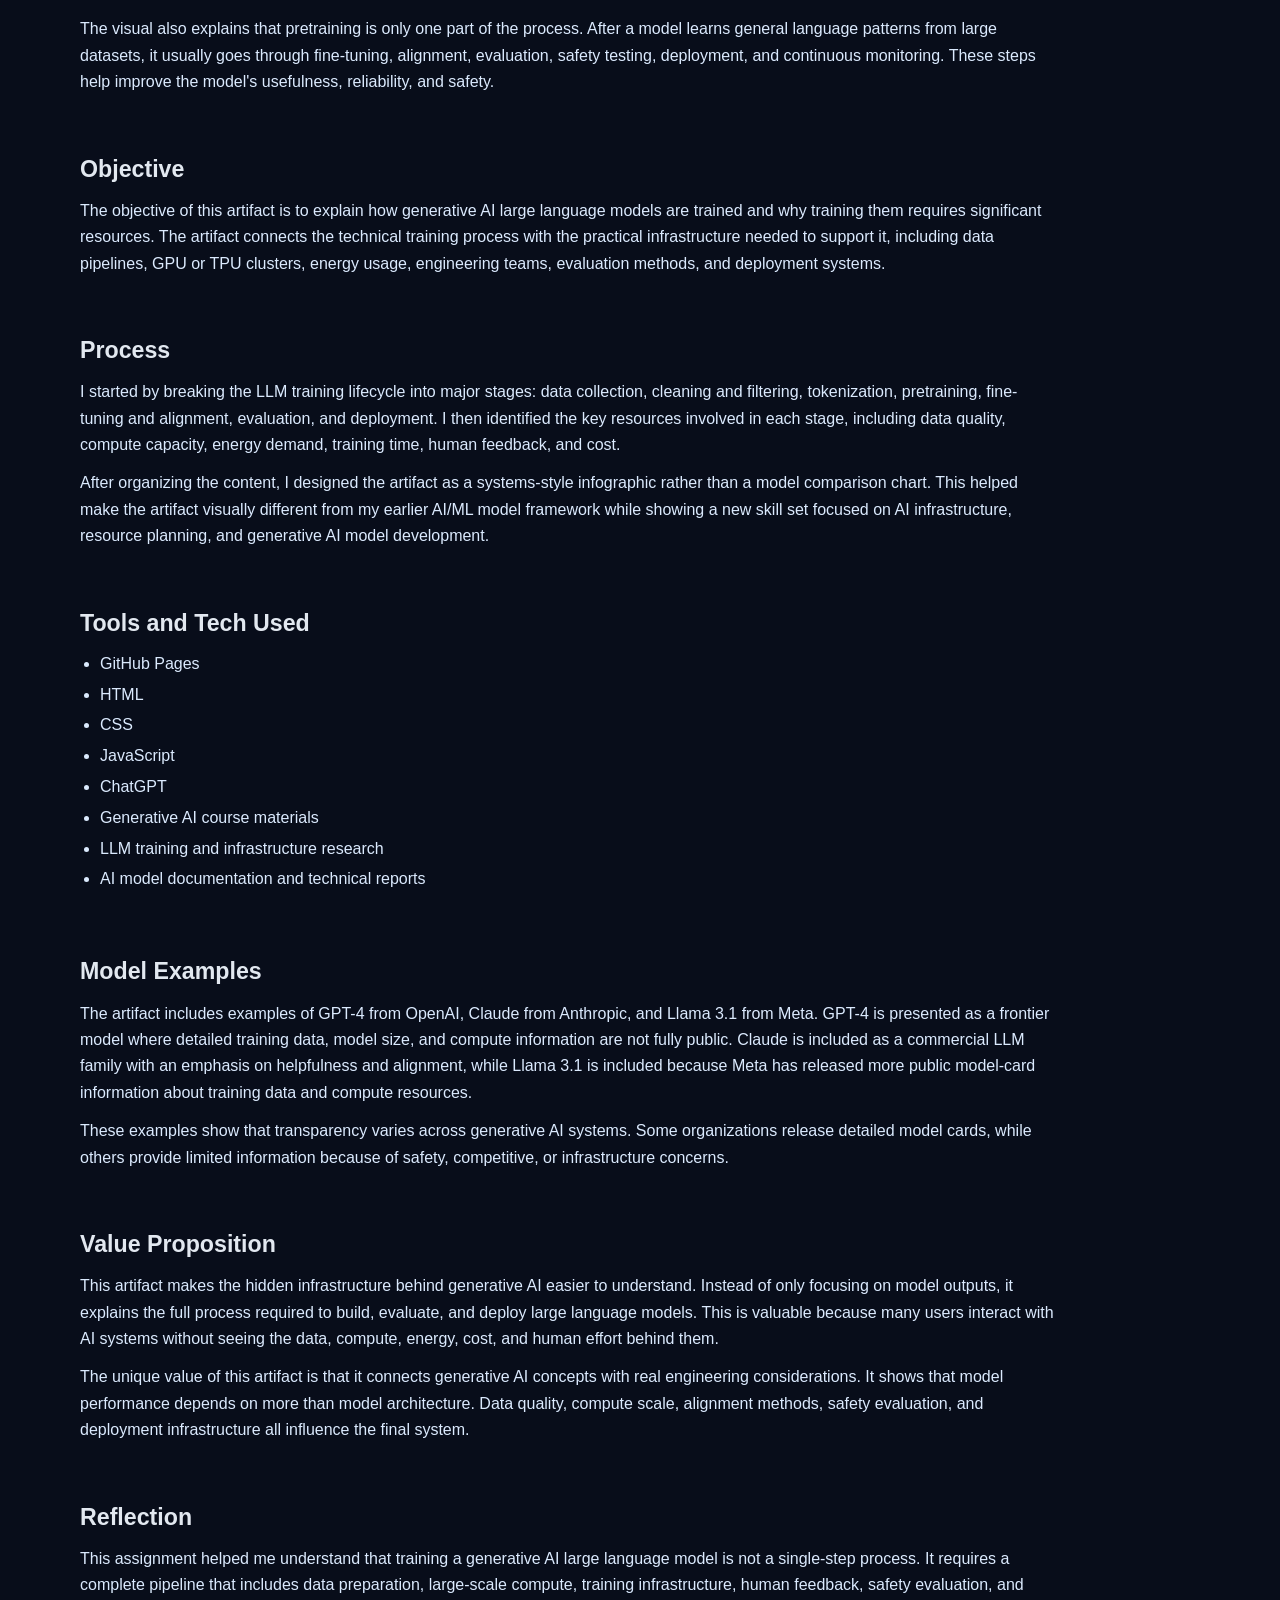
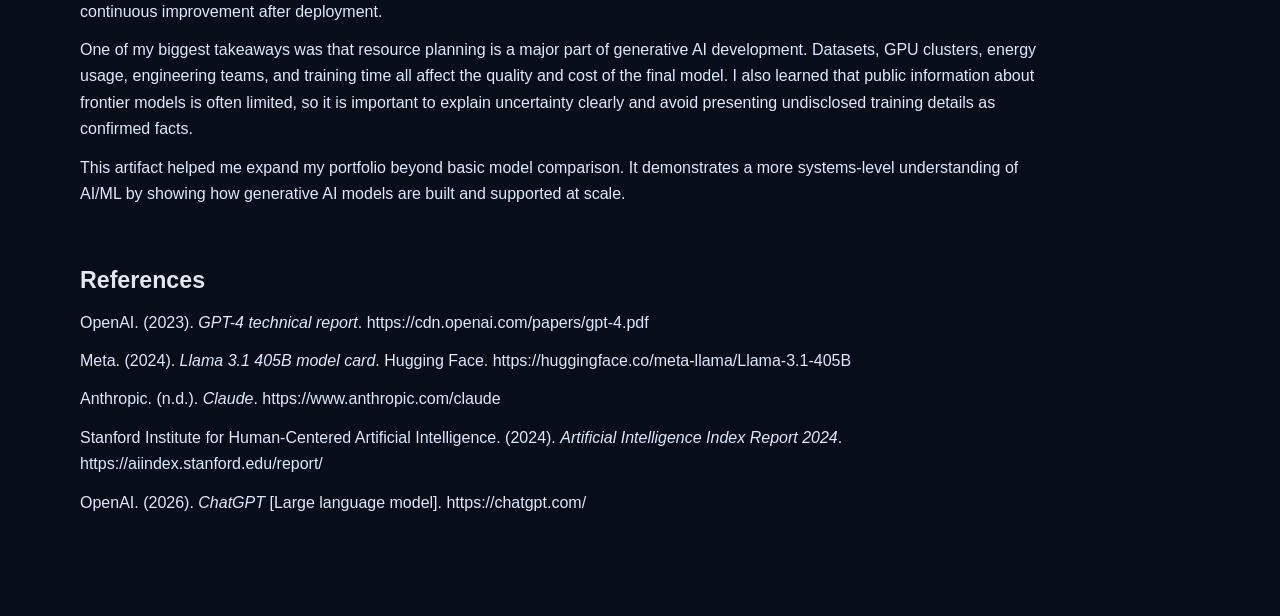
<file: artifacts/week-3.html>
<!DOCTYPE html>
<html lang="en">
  <head>
    <meta charset="UTF-8" />
    <meta name="viewport" content="width=device-width, initial-scale=1.0" />
    <title>Inside the LLM Training Factory</title>
    <link rel="stylesheet" href="../styles.css" />
  </head>

  <body>
    <main class="artifact-page">
      <a class="artifact-back-link" href="../index.html">
        ← Back to Portfolio
      </a>

      <section class="artifact-hero">
        <div class="artifact-badge">
          Workshop 3 · Generative AI
        </div>

        <h1>
          Inside the LLM Training Factory
        </h1>

        <p>
          This artifact presents a visual explanation of how generative AI large language models
          are trained, from raw data collection through cleaning, tokenization, pretraining,
          fine-tuning, evaluation, deployment, and monitoring. It also highlights the major
          resources required to train modern LLMs, including datasets, computational power,
          energy, time, people, and cost.
        </p>
      </section>

      <section class="artifact-meta-grid" aria-label="Artifact overview">
        <article class="artifact-meta-card">
          <span>Artifact Type: </span>
          <strong>Infographic</strong>
        </article>

        <article class="artifact-meta-card">
          <span>Focus Area: </span>
          <strong>Generative AI Infrastructure</strong>
        </article>

        <article class="artifact-meta-card">
          <span>Course: </span>
          <strong>AIML-501</strong>
        </article>
      </section>

      <section class="artifact-section">
        <h2>Visual Artifact</h2>

        <p>
          The infographic explains the end-to-end training pipeline for generative AI large
          language models. It shows how raw data is transformed into a deployed AI system
          through data preparation, model training, alignment, testing, and monitoring.
        </p>

        <img
          class="artifact-image"
          src="../assets/week-3.png"
          alt="Infographic explaining the large language model training pipeline, including data collection, filtering, tokenization, pretraining, fine-tuning, evaluation, deployment, and key training resources"
        />
      </section>

      <section class="artifact-section">
        <h2>Description</h2>

        <p>
          This artifact focuses on the systems and resources behind modern generative AI models.
          It begins with data collection from sources such as web text, books, code, licensed
          data, and human feedback. The data is then cleaned, filtered, deduplicated, and converted
          into tokens so it can be used for large-scale model training.
        </p>

        <p>
          The visual also explains that pretraining is only one part of the process. After a model
          learns general language patterns from large datasets, it usually goes through fine-tuning,
          alignment, evaluation, safety testing, deployment, and continuous monitoring. These steps
          help improve the model's usefulness, reliability, and safety.
        </p>
      </section>

      <section class="artifact-section">
        <h2>Objective</h2>

        <p>
          The objective of this artifact is to explain how generative AI large language models are
          trained and why training them requires significant resources. The artifact connects the
          technical training process with the practical infrastructure needed to support it, including
          data pipelines, GPU or TPU clusters, energy usage, engineering teams, evaluation methods,
          and deployment systems.
        </p>
      </section>

      <section class="artifact-section">
        <h2>Process</h2>

        <p>
          I started by breaking the LLM training lifecycle into major stages: data collection,
          cleaning and filtering, tokenization, pretraining, fine-tuning and alignment, evaluation,
          and deployment. I then identified the key resources involved in each stage, including
          data quality, compute capacity, energy demand, training time, human feedback, and cost.
        </p>

        <p>
          After organizing the content, I designed the artifact as a systems-style infographic rather
          than a model comparison chart. This helped make the artifact visually different from my
          earlier AI/ML model framework while showing a new skill set focused on AI infrastructure,
          resource planning, and generative AI model development.
        </p>
      </section>

      <section class="artifact-section">
        <h2>Tools and Tech Used</h2>

        <ul>
          <li>GitHub Pages</li>
          <li>HTML</li>
          <li>CSS</li>
          <li>JavaScript</li>
          <li>ChatGPT</li>
          <li>Generative AI course materials</li>
          <li>LLM training and infrastructure research</li>
          <li>AI model documentation and technical reports</li>
        </ul>
      </section>
      
      <section class="artifact-section">
        <h2>Model Examples</h2>
      
        <p>
          The artifact includes examples of GPT-4 from OpenAI, Claude from Anthropic,
          and Llama 3.1 from Meta. GPT-4 is presented as a frontier model where detailed
          training data, model size, and compute information are not fully public. Claude
          is included as a commercial LLM family with an emphasis on helpfulness and
          alignment, while Llama 3.1 is included because Meta has released more public
          model-card information about training data and compute resources.
        </p>
      
        <p>
          These examples show that transparency varies across generative AI systems.
          Some organizations release detailed model cards, while others provide limited
          information because of safety, competitive, or infrastructure concerns.
        </p>
      </section>

      <section class="artifact-section">
        <h2>Value Proposition</h2>

        <p>
          This artifact makes the hidden infrastructure behind generative AI easier to understand.
          Instead of only focusing on model outputs, it explains the full process required to build,
          evaluate, and deploy large language models. This is valuable because many users interact
          with AI systems without seeing the data, compute, energy, cost, and human effort behind
          them.
        </p>

        <p>
          The unique value of this artifact is that it connects generative AI concepts with real
          engineering considerations. It shows that model performance depends on more than model
          architecture. Data quality, compute scale, alignment methods, safety evaluation, and
          deployment infrastructure all influence the final system.
        </p>
      </section>

      <section class="artifact-section">
        <h2>Reflection</h2>

        <p>
          This assignment helped me understand that training a generative AI large language model
          is not a single-step process. It requires a complete pipeline that includes data preparation,
          large-scale compute, training infrastructure, human feedback, safety evaluation, and
          continuous improvement after deployment.
        </p>

        <p>
          One of my biggest takeaways was that resource planning is a major part of generative AI
          development. Datasets, GPU clusters, energy usage, engineering teams, and training time
          all affect the quality and cost of the final model. I also learned that public information
          about frontier models is often limited, so it is important to explain uncertainty clearly
          and avoid presenting undisclosed training details as confirmed facts.
        </p>

        <p>
          This artifact helped me expand my portfolio beyond basic model comparison. It demonstrates
          a more systems-level understanding of AI/ML by showing how generative AI models are built
          and supported at scale.
        </p>
      </section>

      <section class="artifact-section">
        <h2>References</h2>

        <p>
          OpenAI. (2023). <em>GPT-4 technical report</em>.
          https://cdn.openai.com/papers/gpt-4.pdf
        </p>

        <p>
          Meta. (2024). <em>Llama 3.1 405B model card</em>. Hugging Face.
          https://huggingface.co/meta-llama/Llama-3.1-405B
        </p>

        <p>
          Anthropic. (n.d.). <em>Claude</em>.
          https://www.anthropic.com/claude
        </p>

        <p>
          Stanford Institute for Human-Centered Artificial Intelligence. (2024).
          <em>Artificial Intelligence Index Report 2024</em>.
          https://aiindex.stanford.edu/report/
        </p>

        <p>
          OpenAI. (2026). <em>ChatGPT</em> [Large language model].
          https://chatgpt.com/
        </p>
      </section>
    </main>
  </body>
</html>
</file>
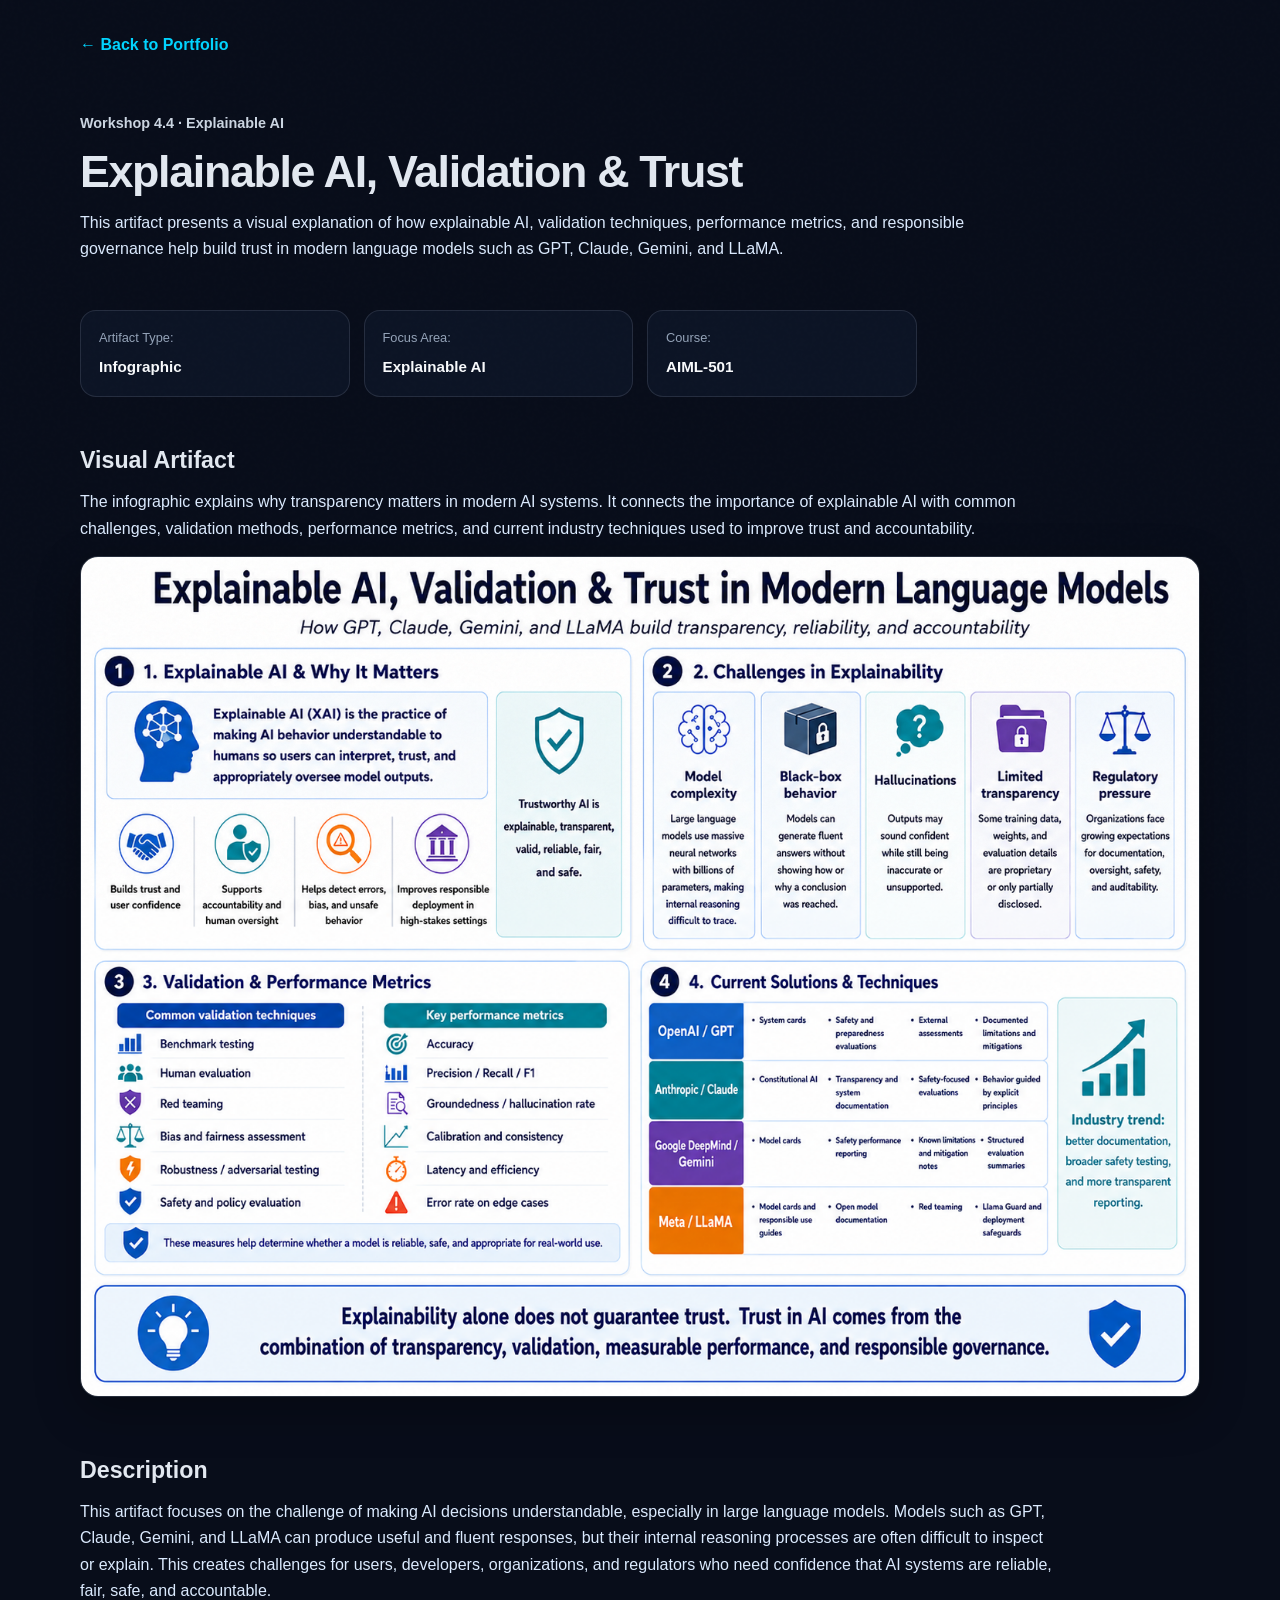
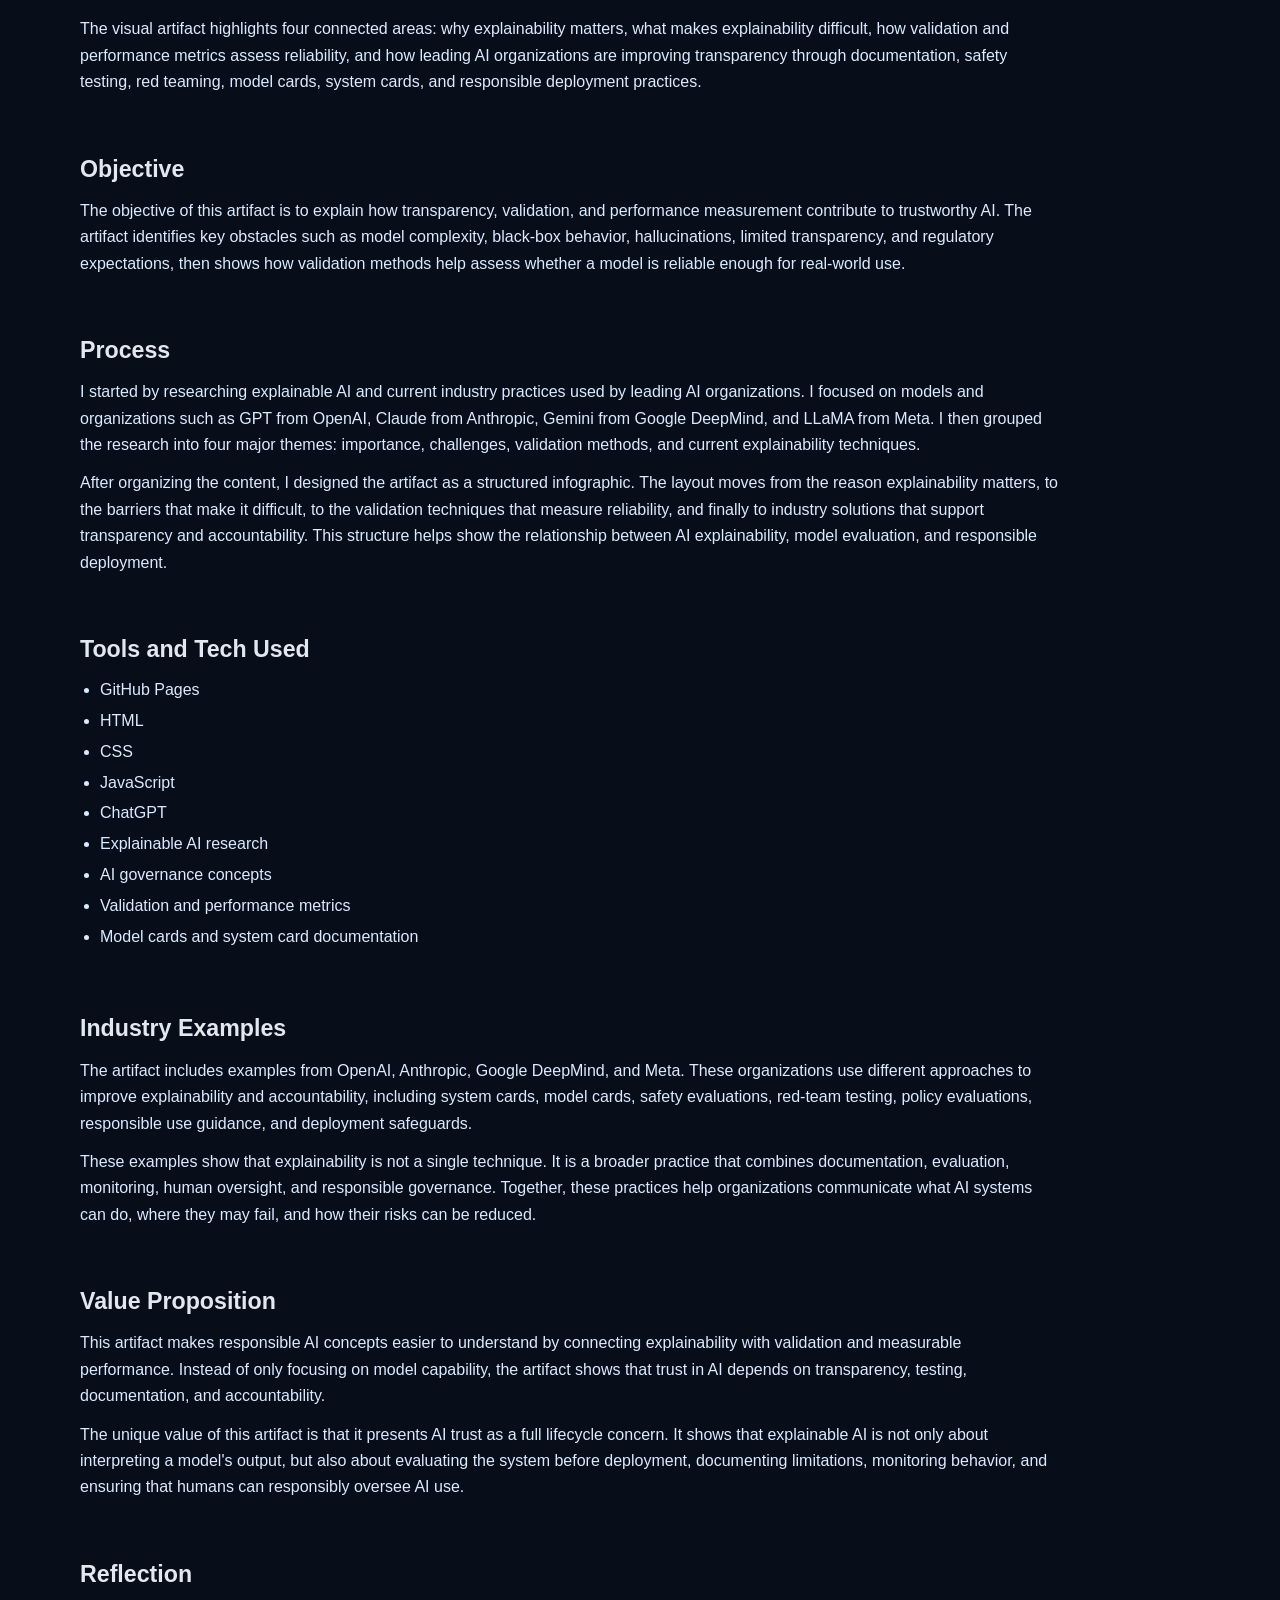
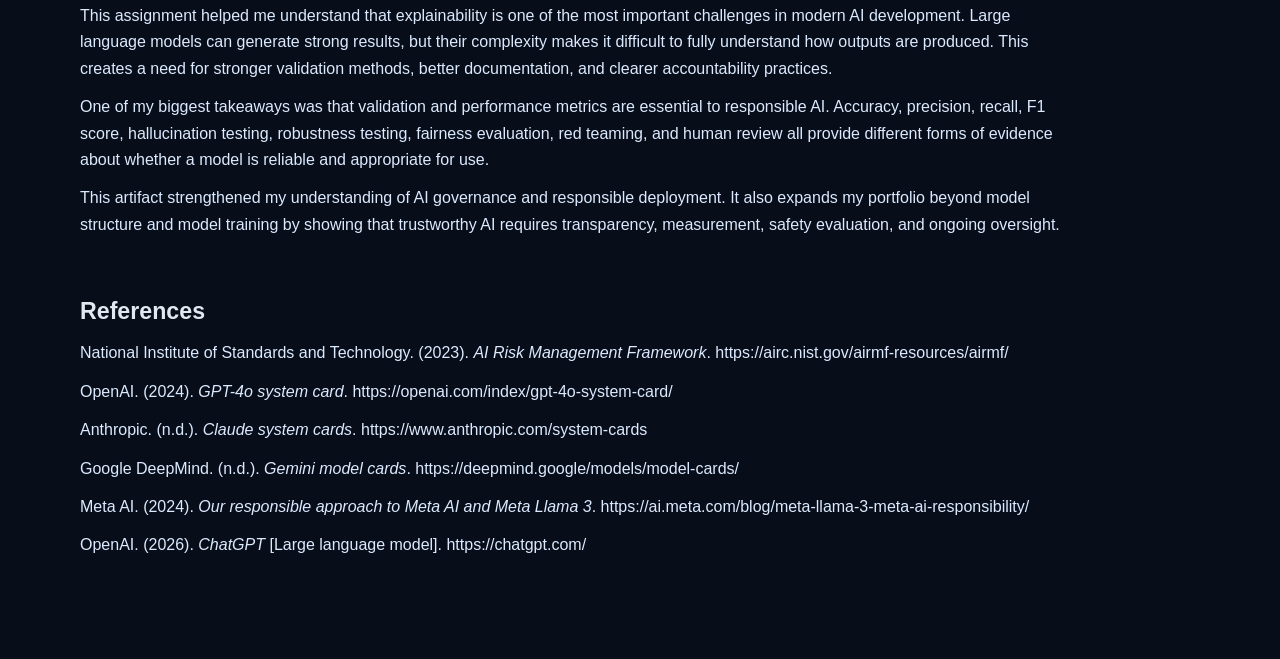
<file: artifacts/week-4.html>
<!DOCTYPE html>
<html lang="en">
  <head>
    <meta charset="UTF-8" />
    <meta name="viewport" content="width=device-width, initial-scale=1.0" />
    <title>Explainable AI, Validation & Trust</title>
    <link rel="stylesheet" href="../styles.css" />
  </head>

  <body>
    <main class="artifact-page">
      <a class="artifact-back-link" href="../index.html">
        ← Back to Portfolio
      </a>

      <section class="artifact-hero">
        <div class="artifact-badge">
          Workshop 4.4 · Explainable AI
        </div>

        <h1>
          Explainable AI, Validation & Trust
        </h1>

        <p>
          This artifact presents a visual explanation of how explainable AI, validation
          techniques, performance metrics, and responsible governance help build trust
          in modern language models such as GPT, Claude, Gemini, and LLaMA.
        </p>
      </section>

      <section class="artifact-meta-grid" aria-label="Artifact overview">
        <article class="artifact-meta-card">
          <span>Artifact Type: </span>
          <strong>Infographic</strong>
        </article>

        <article class="artifact-meta-card">
          <span>Focus Area: </span>
          <strong>Explainable AI</strong>
        </article>

        <article class="artifact-meta-card">
          <span>Course: </span>
          <strong>AIML-501</strong>
        </article>
      </section>

      <section class="artifact-section">
        <h2>Visual Artifact</h2>

        <p>
          The infographic explains why transparency matters in modern AI systems.
          It connects the importance of explainable AI with common challenges,
          validation methods, performance metrics, and current industry techniques
          used to improve trust and accountability.
        </p>

        <img
          class="artifact-image"
          src="../assets/week-4.png"
          alt="Infographic explaining explainable AI, validation, performance metrics, challenges, and industry techniques for improving transparency and trust in modern language models"
        />
      </section>

      <section class="artifact-section">
        <h2>Description</h2>

        <p>
          This artifact focuses on the challenge of making AI decisions understandable,
          especially in large language models. Models such as GPT, Claude, Gemini, and
          LLaMA can produce useful and fluent responses, but their internal reasoning
          processes are often difficult to inspect or explain. This creates challenges
          for users, developers, organizations, and regulators who need confidence that
          AI systems are reliable, fair, safe, and accountable.
        </p>

        <p>
          The visual artifact highlights four connected areas: why explainability matters,
          what makes explainability difficult, how validation and performance metrics assess
          reliability, and how leading AI organizations are improving transparency through
          documentation, safety testing, red teaming, model cards, system cards, and
          responsible deployment practices.
        </p>
      </section>

      <section class="artifact-section">
        <h2>Objective</h2>

        <p>
          The objective of this artifact is to explain how transparency, validation, and
          performance measurement contribute to trustworthy AI. The artifact identifies
          key obstacles such as model complexity, black-box behavior, hallucinations,
          limited transparency, and regulatory expectations, then shows how validation
          methods help assess whether a model is reliable enough for real-world use.
        </p>
      </section>

      <section class="artifact-section">
        <h2>Process</h2>

        <p>
          I started by researching explainable AI and current industry practices used by
          leading AI organizations. I focused on models and organizations such as GPT from
          OpenAI, Claude from Anthropic, Gemini from Google DeepMind, and LLaMA from Meta.
          I then grouped the research into four major themes: importance, challenges,
          validation methods, and current explainability techniques.
        </p>

        <p>
          After organizing the content, I designed the artifact as a structured infographic.
          The layout moves from the reason explainability matters, to the barriers that make
          it difficult, to the validation techniques that measure reliability, and finally to
          industry solutions that support transparency and accountability. This structure helps
          show the relationship between AI explainability, model evaluation, and responsible
          deployment.
        </p>
      </section>

      <section class="artifact-section">
        <h2>Tools and Tech Used</h2>

        <ul>
          <li>GitHub Pages</li>
          <li>HTML</li>
          <li>CSS</li>
          <li>JavaScript</li>
          <li>ChatGPT</li>
          <li>Explainable AI research</li>
          <li>AI governance concepts</li>
          <li>Validation and performance metrics</li>
          <li>Model cards and system card documentation</li>
        </ul>
      </section>

      <section class="artifact-section">
        <h2>Industry Examples</h2>

        <p>
          The artifact includes examples from OpenAI, Anthropic, Google DeepMind, and Meta.
          These organizations use different approaches to improve explainability and
          accountability, including system cards, model cards, safety evaluations, red-team
          testing, policy evaluations, responsible use guidance, and deployment safeguards.
        </p>

        <p>
          These examples show that explainability is not a single technique. It is a broader
          practice that combines documentation, evaluation, monitoring, human oversight, and
          responsible governance. Together, these practices help organizations communicate what
          AI systems can do, where they may fail, and how their risks can be reduced.
        </p>
      </section>

      <section class="artifact-section">
        <h2>Value Proposition</h2>

        <p>
          This artifact makes responsible AI concepts easier to understand by connecting
          explainability with validation and measurable performance. Instead of only focusing
          on model capability, the artifact shows that trust in AI depends on transparency,
          testing, documentation, and accountability.
        </p>

        <p>
          The unique value of this artifact is that it presents AI trust as a full lifecycle
          concern. It shows that explainable AI is not only about interpreting a model's output,
          but also about evaluating the system before deployment, documenting limitations,
          monitoring behavior, and ensuring that humans can responsibly oversee AI use.
        </p>
      </section>

      <section class="artifact-section">
        <h2>Reflection</h2>

        <p>
          This assignment helped me understand that explainability is one of the most important
          challenges in modern AI development. Large language models can generate strong results,
          but their complexity makes it difficult to fully understand how outputs are produced.
          This creates a need for stronger validation methods, better documentation, and clearer
          accountability practices.
        </p>

        <p>
          One of my biggest takeaways was that validation and performance metrics are essential
          to responsible AI. Accuracy, precision, recall, F1 score, hallucination testing,
          robustness testing, fairness evaluation, red teaming, and human review all provide
          different forms of evidence about whether a model is reliable and appropriate for use.
        </p>

        <p>
          This artifact strengthened my understanding of AI governance and responsible deployment.
          It also expands my portfolio beyond model structure and model training by showing that
          trustworthy AI requires transparency, measurement, safety evaluation, and ongoing oversight.
        </p>
      </section>

      <section class="artifact-section">
        <h2>References</h2>

        <p>
          National Institute of Standards and Technology. (2023).
          <em>AI Risk Management Framework</em>.
          https://airc.nist.gov/airmf-resources/airmf/
        </p>

        <p>
          OpenAI. (2024). <em>GPT-4o system card</em>.
          https://openai.com/index/gpt-4o-system-card/
        </p>

        <p>
          Anthropic. (n.d.). <em>Claude system cards</em>.
          https://www.anthropic.com/system-cards
        </p>

        <p>
          Google DeepMind. (n.d.). <em>Gemini model cards</em>.
          https://deepmind.google/models/model-cards/
        </p>

        <p>
          Meta AI. (2024). <em>Our responsible approach to Meta AI and Meta Llama 3</em>.
          https://ai.meta.com/blog/meta-llama-3-meta-ai-responsibility/
        </p>

        <p>
          OpenAI. (2026). <em>ChatGPT</em> [Large language model].
          https://chatgpt.com/
        </p>
      </section>
    </main>
  </body>
</html>
</file>
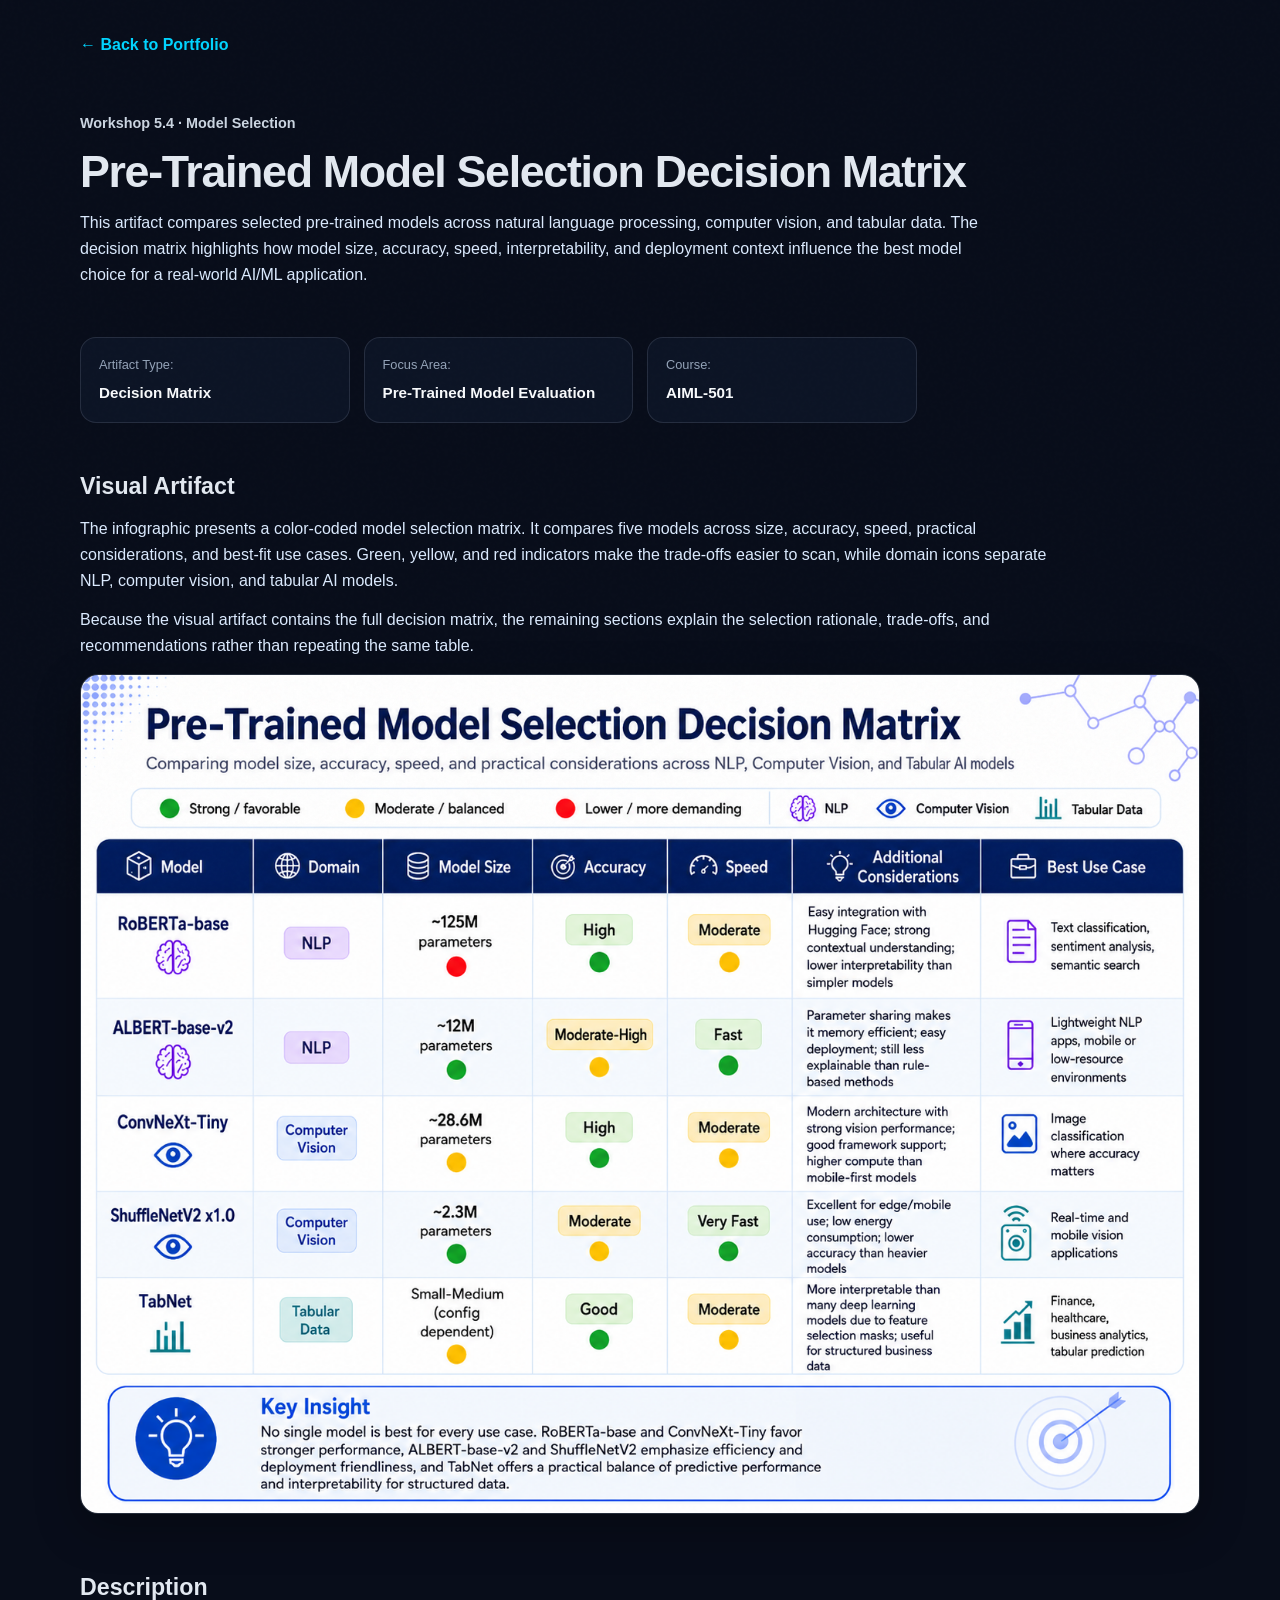
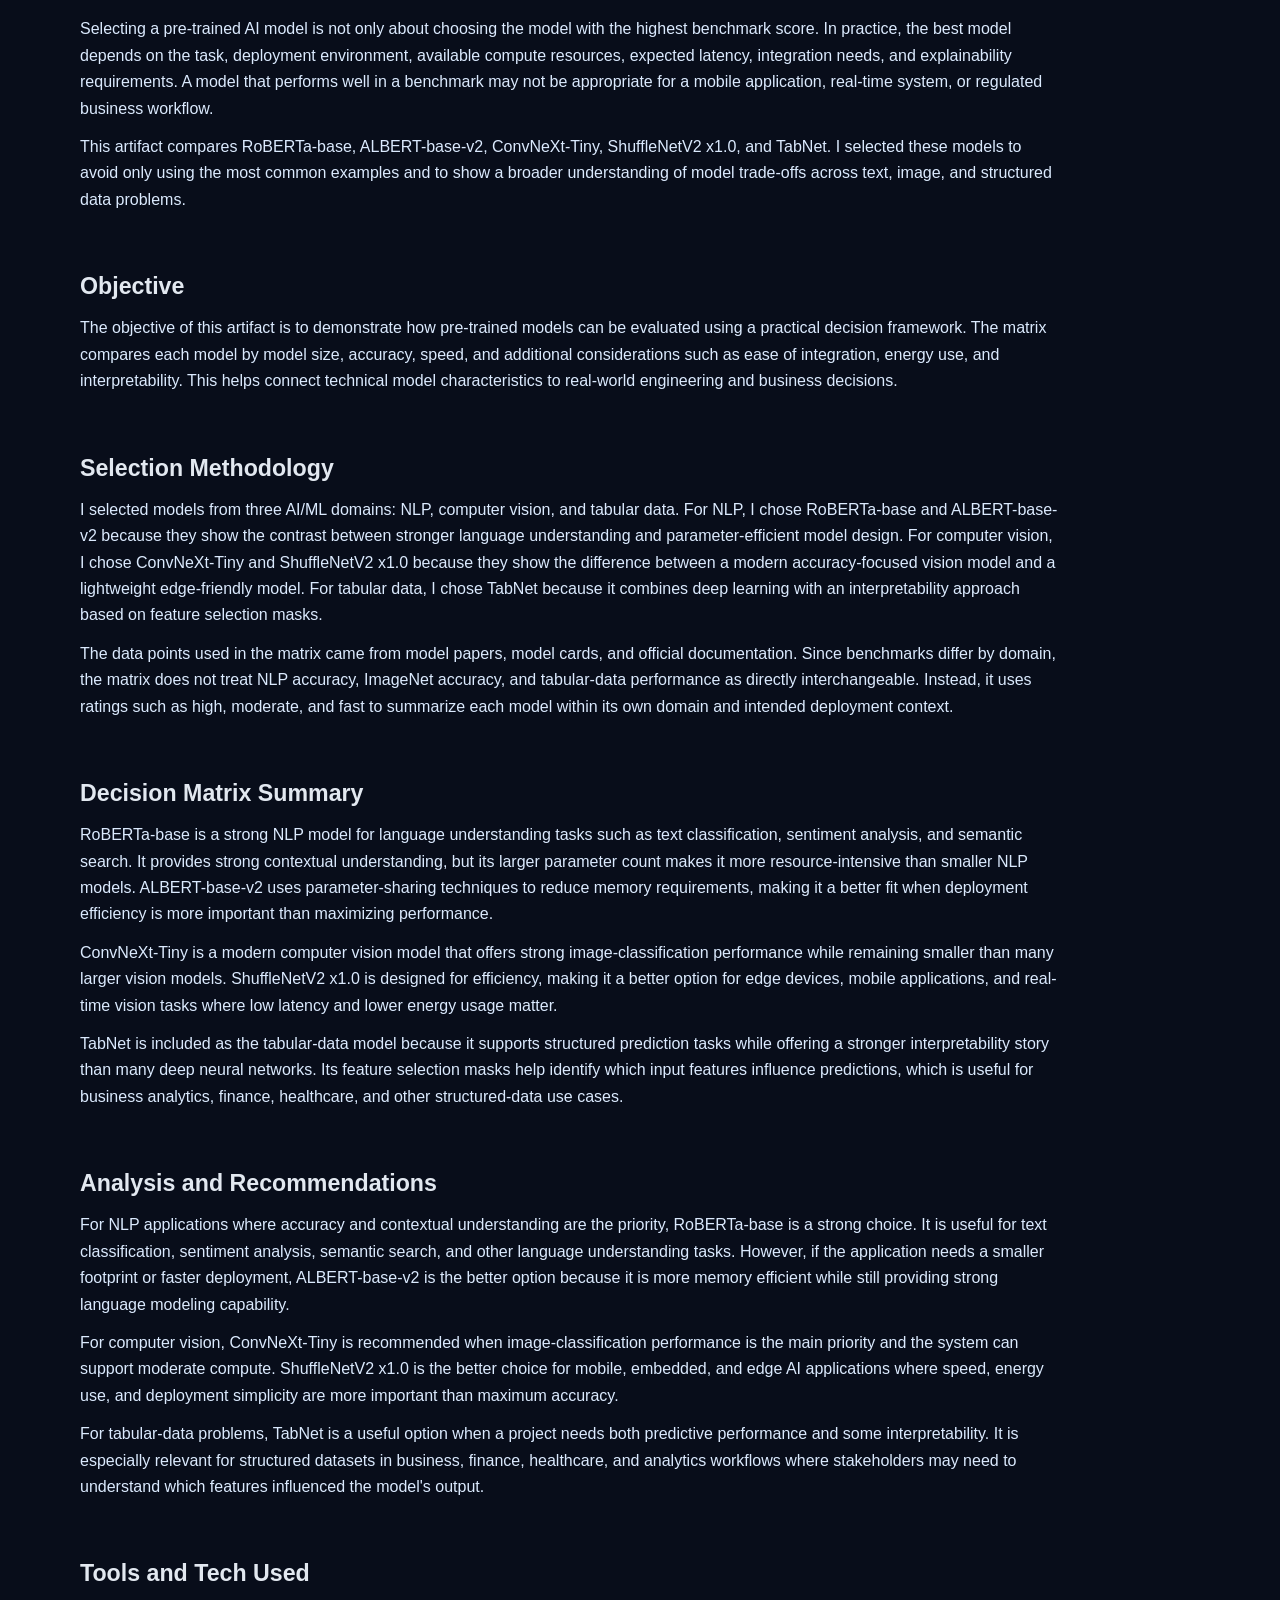
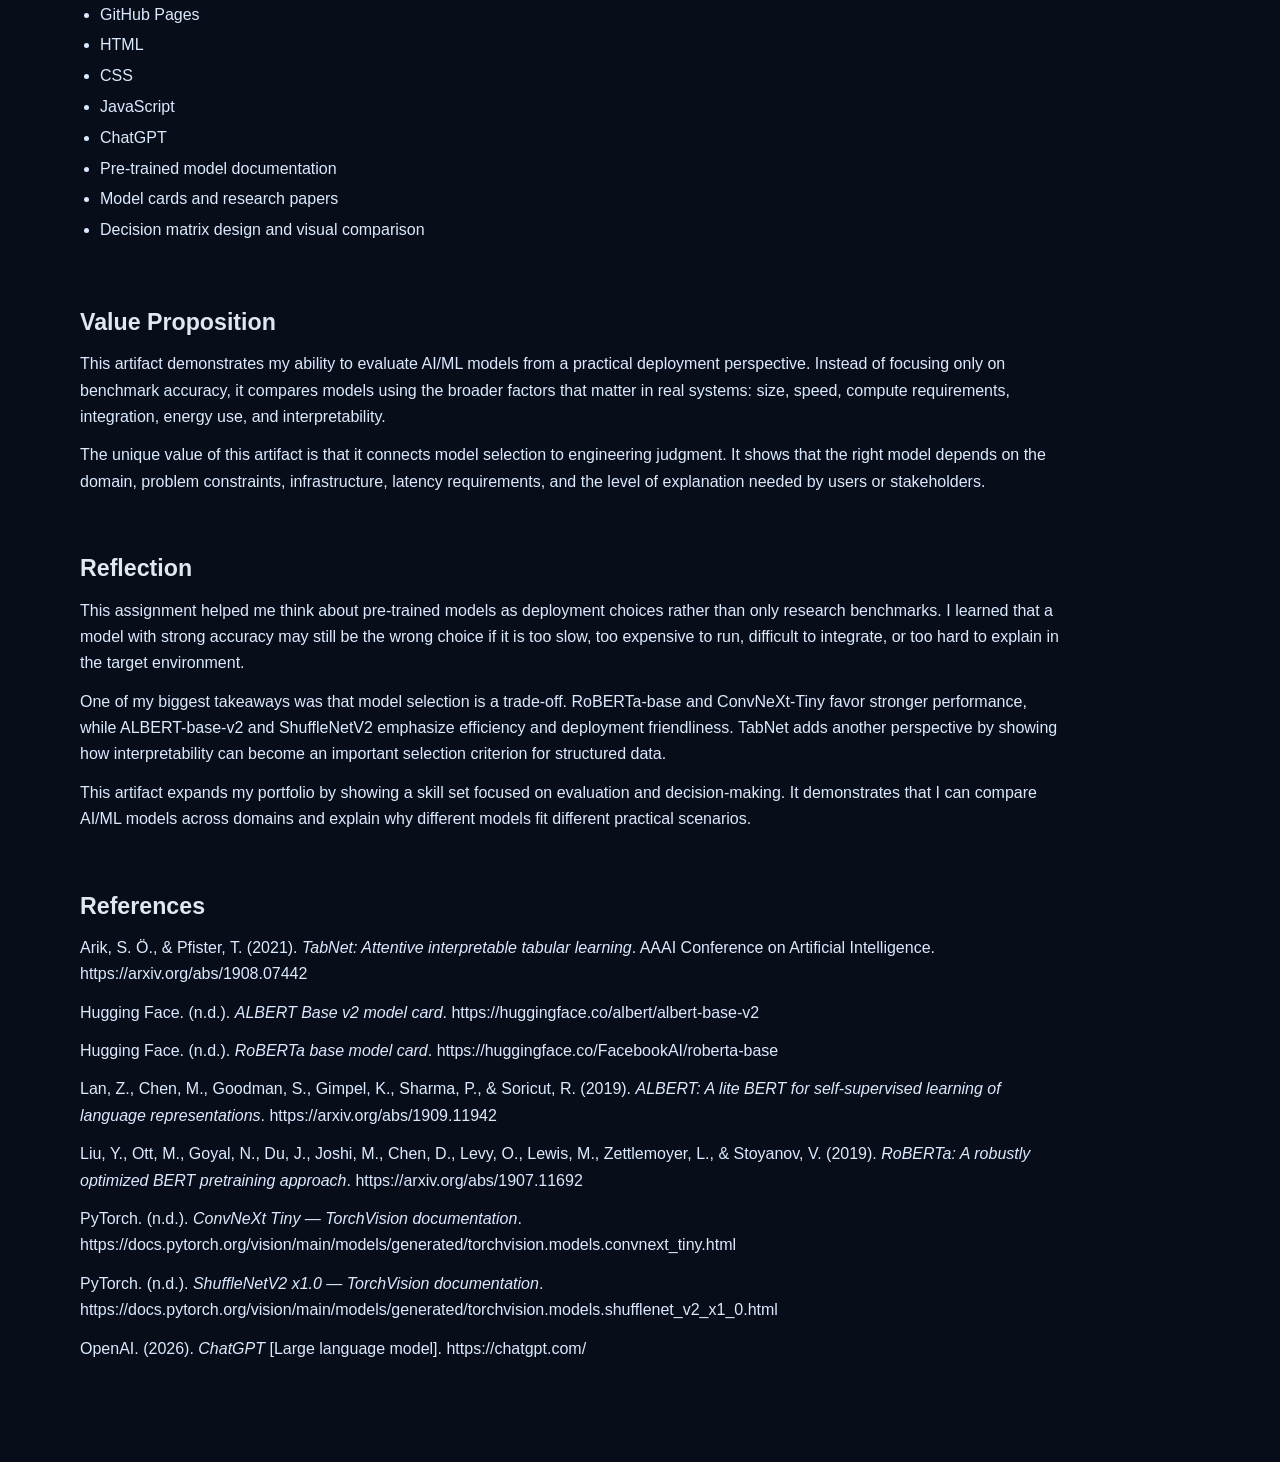
<file: artifacts/week-5.html>
<!DOCTYPE html>
<html lang="en">
  <head>
    <meta charset="UTF-8" />
    <meta name="viewport" content="width=device-width, initial-scale=1.0" />
    <title>Pre-Trained Model Selection Decision Matrix</title>
    <link rel="stylesheet" href="../styles.css" />
  </head>

  <body>
    <main class="artifact-page">
      <a class="artifact-back-link" href="../index.html">
        ← Back to Portfolio
      </a>

      <section class="artifact-hero">
        <div class="artifact-badge">
          Workshop 5.4 · Model Selection
        </div>

        <h1>
          Pre-Trained Model Selection Decision Matrix
        </h1>

        <p>
          This artifact compares selected pre-trained models across natural language processing,
          computer vision, and tabular data. The decision matrix highlights how model size,
          accuracy, speed, interpretability, and deployment context influence the best model
          choice for a real-world AI/ML application.
        </p>
      </section>

      <section class="artifact-meta-grid" aria-label="Artifact overview">
        <article class="artifact-meta-card">
          <span>Artifact Type: </span>
          <strong>Decision Matrix</strong>
        </article>

        <article class="artifact-meta-card">
          <span>Focus Area: </span>
          <strong>Pre-Trained Model Evaluation</strong>
        </article>

        <article class="artifact-meta-card">
          <span>Course: </span>
          <strong>AIML-501</strong>
        </article>
      </section>

      <section class="artifact-section">
        <h2>Visual Artifact</h2>

        <p>
          The infographic presents a color-coded model selection matrix. It compares five models
          across size, accuracy, speed, practical considerations, and best-fit use cases. Green,
          yellow, and red indicators make the trade-offs easier to scan, while domain icons separate
          NLP, computer vision, and tabular AI models.
        </p>

        <p>
          Because the visual artifact contains the full decision matrix, the remaining sections explain
          the selection rationale, trade-offs, and recommendations rather than repeating the same
          table.
        </p>

        <img
          class="artifact-image"
          src="../assets/week-5.png"
          alt="Decision matrix comparing RoBERTa-base, ALBERT-base-v2, ConvNeXt-Tiny, ShuffleNetV2 x1.0, and TabNet across model size, accuracy, speed, additional considerations, and best use cases"
        />
      </section>

      <section class="artifact-section">
        <h2>Description</h2>

        <p>
          Selecting a pre-trained AI model is not only about choosing the model with the highest
          benchmark score. In practice, the best model depends on the task, deployment environment,
          available compute resources, expected latency, integration needs, and explainability
          requirements. A model that performs well in a benchmark may not be appropriate for a
          mobile application, real-time system, or regulated business workflow.
        </p>

        <p>
          This artifact compares RoBERTa-base, ALBERT-base-v2, ConvNeXt-Tiny, ShuffleNetV2 x1.0,
          and TabNet. I selected these models to avoid only using the most common examples and to
          show a broader understanding of model trade-offs across text, image, and structured data
          problems.
        </p>
      </section>

      <section class="artifact-section">
        <h2>Objective</h2>

        <p>
          The objective of this artifact is to demonstrate how pre-trained models can be evaluated
          using a practical decision framework. The matrix compares each model by model size,
          accuracy, speed, and additional considerations such as ease of integration, energy use,
          and interpretability. This helps connect technical model characteristics to real-world
          engineering and business decisions.
        </p>
      </section>

      <section class="artifact-section">
        <h2>Selection Methodology</h2>

        <p>
          I selected models from three AI/ML domains: NLP, computer vision, and tabular data. For
          NLP, I chose RoBERTa-base and ALBERT-base-v2 because they show the contrast between
          stronger language understanding and parameter-efficient model design. For computer
          vision, I chose ConvNeXt-Tiny and ShuffleNetV2 x1.0 because they show the difference
          between a modern accuracy-focused vision model and a lightweight edge-friendly model.
          For tabular data, I chose TabNet because it combines deep learning with an interpretability
          approach based on feature selection masks.
        </p>

        <p>
          The data points used in the matrix came from model papers, model cards, and official
          documentation. Since benchmarks differ by domain, the matrix does not treat NLP accuracy,
          ImageNet accuracy, and tabular-data performance as directly interchangeable. Instead, it
          uses ratings such as high, moderate, and fast to summarize each model within its own
          domain and intended deployment context.
        </p>
      </section>

      <section class="artifact-section">
        <h2>Decision Matrix Summary</h2>

        <p>
          RoBERTa-base is a strong NLP model for language understanding tasks such as text
          classification, sentiment analysis, and semantic search. It provides strong contextual
          understanding, but its larger parameter count makes it more resource-intensive than smaller
          NLP models. ALBERT-base-v2 uses parameter-sharing techniques to reduce memory
          requirements, making it a better fit when deployment efficiency is more important than
          maximizing performance.
        </p>

        <p>
          ConvNeXt-Tiny is a modern computer vision model that offers strong image-classification
          performance while remaining smaller than many larger vision models. ShuffleNetV2 x1.0 is
          designed for efficiency, making it a better option for edge devices, mobile applications, and
          real-time vision tasks where low latency and lower energy usage matter.
        </p>

        <p>
          TabNet is included as the tabular-data model because it supports structured prediction
          tasks while offering a stronger interpretability story than many deep neural networks. Its
          feature selection masks help identify which input features influence predictions, which is
          useful for business analytics, finance, healthcare, and other structured-data use cases.
        </p>
      </section>

      <section class="artifact-section">
        <h2>Analysis and Recommendations</h2>

        <p>
          For NLP applications where accuracy and contextual understanding are the priority,
          RoBERTa-base is a strong choice. It is useful for text classification, sentiment analysis,
          semantic search, and other language understanding tasks. However, if the application needs
          a smaller footprint or faster deployment, ALBERT-base-v2 is the better option because it is
          more memory efficient while still providing strong language modeling capability.
        </p>

        <p>
          For computer vision, ConvNeXt-Tiny is recommended when image-classification performance
          is the main priority and the system can support moderate compute. ShuffleNetV2 x1.0 is the
          better choice for mobile, embedded, and edge AI applications where speed, energy use, and
          deployment simplicity are more important than maximum accuracy.
        </p>

        <p>
          For tabular-data problems, TabNet is a useful option when a project needs both predictive
          performance and some interpretability. It is especially relevant for structured datasets in
          business, finance, healthcare, and analytics workflows where stakeholders may need to
          understand which features influenced the model's output.
        </p>
      </section>

      <section class="artifact-section">
        <h2>Tools and Tech Used</h2>

        <ul>
          <li>GitHub Pages</li>
          <li>HTML</li>
          <li>CSS</li>
          <li>JavaScript</li>
          <li>ChatGPT</li>
          <li>Pre-trained model documentation</li>
          <li>Model cards and research papers</li>
          <li>Decision matrix design and visual comparison</li>
        </ul>
      </section>

      <section class="artifact-section">
        <h2>Value Proposition</h2>

        <p>
          This artifact demonstrates my ability to evaluate AI/ML models from a practical deployment
          perspective. Instead of focusing only on benchmark accuracy, it compares models using the
          broader factors that matter in real systems: size, speed, compute requirements, integration,
          energy use, and interpretability.
        </p>

        <p>
          The unique value of this artifact is that it connects model selection to engineering judgment.
          It shows that the right model depends on the domain, problem constraints, infrastructure,
          latency requirements, and the level of explanation needed by users or stakeholders.
        </p>
      </section>

      <section class="artifact-section">
        <h2>Reflection</h2>

        <p>
          This assignment helped me think about pre-trained models as deployment choices rather
          than only research benchmarks. I learned that a model with strong accuracy may still be the
          wrong choice if it is too slow, too expensive to run, difficult to integrate, or too hard to
          explain in the target environment.
        </p>

        <p>
          One of my biggest takeaways was that model selection is a trade-off. RoBERTa-base and
          ConvNeXt-Tiny favor stronger performance, while ALBERT-base-v2 and ShuffleNetV2 emphasize
          efficiency and deployment friendliness. TabNet adds another perspective by showing how
          interpretability can become an important selection criterion for structured data.
        </p>

        <p>
          This artifact expands my portfolio by showing a skill set focused on evaluation and
          decision-making. It demonstrates that I can compare AI/ML models across domains and
          explain why different models fit different practical scenarios.
        </p>
      </section>

      <section class="artifact-section">
        <h2>References</h2>

        <p>
          Arik, S. Ö., &amp; Pfister, T. (2021).
          <em>TabNet: Attentive interpretable tabular learning</em>. AAAI Conference on Artificial
          Intelligence.
          https://arxiv.org/abs/1908.07442
        </p>

        <p>
          Hugging Face. (n.d.).
          <em>ALBERT Base v2 model card</em>.
          https://huggingface.co/albert/albert-base-v2
        </p>

        <p>
          Hugging Face. (n.d.).
          <em>RoBERTa base model card</em>.
          https://huggingface.co/FacebookAI/roberta-base
        </p>

        <p>
          Lan, Z., Chen, M., Goodman, S., Gimpel, K., Sharma, P., &amp; Soricut, R. (2019).
          <em>ALBERT: A lite BERT for self-supervised learning of language representations</em>.
          https://arxiv.org/abs/1909.11942
        </p>

        <p>
          Liu, Y., Ott, M., Goyal, N., Du, J., Joshi, M., Chen, D., Levy, O., Lewis, M.,
          Zettlemoyer, L., &amp; Stoyanov, V. (2019).
          <em>RoBERTa: A robustly optimized BERT pretraining approach</em>.
          https://arxiv.org/abs/1907.11692
        </p>

        <p>
          PyTorch. (n.d.).
          <em>ConvNeXt Tiny — TorchVision documentation</em>.
          https://docs.pytorch.org/vision/main/models/generated/torchvision.models.convnext_tiny.html
        </p>

        <p>
          PyTorch. (n.d.).
          <em>ShuffleNetV2 x1.0 — TorchVision documentation</em>.
          https://docs.pytorch.org/vision/main/models/generated/torchvision.models.shufflenet_v2_x1_0.html
        </p>

        <p>
          OpenAI. (2026).
          <em>ChatGPT</em> [Large language model].
          https://chatgpt.com/
        </p>
      </section>
    </main>
  </body>
</html>
</file>
<file: styles.css>
:root {
  --bg:#080d1a; --surface:#0f1629; --card:#141c30; --card-hover:#19243d;
  --border:rgba(0,212,255,.12); --cyan:#00d4ff; --cyan-dim:rgba(0,212,255,.15);
  --amber:#f59e0b; --amber-dim:rgba(245,158,11,.15); --green:#10b981;
  --text:#e2e8f0; --muted:#64748b; --subtle:#1e2d4a;
  --font-display:'Fraunces',serif; --font-head:'Syne',sans-serif; --font-body:'Outfit',sans-serif; --font-mono:'JetBrains Mono',monospace;
}
*,*::before,*::after{box-sizing:border-box;margin:0;padding:0}html{scroll-behavior:smooth}body{background:var(--bg);color:var(--text);font-family:var(--font-body);font-size:16px;line-height:1.65;overflow-x:hidden}a{color:var(--cyan);text-decoration:none}a:hover{text-decoration:underline}::selection{background:var(--cyan-dim);color:var(--cyan)}::-webkit-scrollbar{width:4px}::-webkit-scrollbar-track{background:var(--bg)}::-webkit-scrollbar-thumb{background:var(--cyan);border-radius:2px}
body::before{content:'';position:fixed;inset:0;background-image:url("data:image/svg+xml,%3Csvg viewBox='0 0 256 256' xmlns='http://www.w3.org/2000/svg'%3E%3Cfilter id='noise'%3E%3CfeTurbulence type='fractalNoise' baseFrequency='0.9' numOctaves='4' stitchTiles='stitch'/%3E%3C/filter%3E%3Crect width='100%25' height='100%25' filter='url(%23noise)' opacity='0.04'/%3E%3C/svg%3E");pointer-events:none;z-index:9999;opacity:.3}
nav{position:fixed;top:0;left:0;right:0;z-index:100;display:flex;align-items:center;justify-content:space-between;padding:1rem 3rem;background:rgba(8,13,26,.85);backdrop-filter:blur(20px);border-bottom:1px solid var(--border)}.nav-logo{font-family:var(--font-mono);font-size:.85rem;color:var(--cyan);letter-spacing:.1em}.nav-logo span{color:var(--muted)}.nav-links{display:flex;gap:2rem;list-style:none}.nav-links a{font-family:var(--font-head);font-size:.75rem;letter-spacing:.12em;text-transform:uppercase;color:var(--muted);transition:color .2s}.nav-links a:hover{color:var(--cyan);text-decoration:none}.nav-cta{font-family:var(--font-mono);font-size:.75rem;padding:.45rem 1.1rem;border:1px solid var(--cyan);color:var(--cyan);border-radius:2px;background:transparent;cursor:pointer}.nav-cta:hover{background:var(--cyan);color:var(--bg)}
#hero{min-height:100vh;display:grid;grid-template-columns:1fr auto;align-items:center;gap:4rem;padding:8rem 3rem 4rem;position:relative;overflow:hidden}.hero-content{position:relative;z-index:1;display:flex;flex-direction:column}.hero-grid-bg{position:absolute;inset:0;pointer-events:none;background-image:linear-gradient(rgba(0,212,255,.04) 1px,transparent 1px),linear-gradient(90deg,rgba(0,212,255,.04) 1px,transparent 1px);background-size:60px 60px;mask-image:radial-gradient(ellipse 80% 60% at 50% 50%,black 40%,transparent 100%)}.hero-glow{position:absolute;width:600px;height:600px;background:radial-gradient(circle,rgba(0,212,255,.08) 0%,transparent 70%);top:-100px;right:-100px;pointer-events:none}.hero-glow-2{position:absolute;width:400px;height:400px;background:radial-gradient(circle,rgba(245,158,11,.06) 0%,transparent 70%);bottom:0;left:10%;pointer-events:none}.hero-eyebrow{font-family:var(--font-mono);font-size:.8rem;color:var(--cyan);letter-spacing:.2em;text-transform:uppercase;margin-bottom:1.2rem}.hero-name{font-family:var(--font-display);font-size:clamp(3.5rem,8vw,7rem);font-weight:900;line-height:.95;color:var(--text);margin-bottom:.5rem}.hero-name em{font-style:italic;font-weight:300;color:var(--cyan)}.hero-subtitle{font-family:var(--font-head);font-size:clamp(1rem,2.5vw,1.35rem);font-weight:600;color:var(--muted);margin-bottom:1.8rem;letter-spacing:.02em}.hero-subtitle .accent{color:var(--amber)}.hero-tags{display:flex;flex-wrap:wrap;gap:.6rem;margin-bottom:2.5rem}.tag{font-family:var(--font-mono);font-size:.72rem;padding:.3rem .75rem;background:var(--cyan-dim);border:1px solid var(--border);color:var(--cyan);border-radius:2px;letter-spacing:.05em}.tag.amber{background:var(--amber-dim);border-color:rgba(245,158,11,.25);color:var(--amber)}.hero-stats{display:flex;gap:3rem;margin-bottom:2.5rem}.stat-num{font-family:var(--font-display);font-size:2.5rem;font-weight:900;color:var(--cyan);line-height:1}.stat-label{font-size:.78rem;color:var(--muted);text-transform:uppercase;letter-spacing:.1em;margin-top:.2rem}.hero-actions{display:flex;gap:1rem}.btn-primary,.btn-ghost{display:inline-flex;align-items:center;gap:.5rem;padding:.8rem 1.8rem;font-family:var(--font-head);font-size:.8rem;font-weight:700;letter-spacing:.1em;text-transform:uppercase;border-radius:2px;transition:all .2s}.btn-primary{background:var(--cyan);color:var(--bg)}.btn-primary:hover{opacity:.85;text-decoration:none;transform:translateY(-1px)}.btn-ghost{border:1px solid var(--border);color:var(--text)}.btn-ghost:hover{border-color:var(--cyan);color:var(--cyan);text-decoration:none}
.hero-photo-col{display:flex;flex-direction:column;align-items:center;gap:.9rem;position:relative;z-index:1}.hero-photo-card{width:300px;min-height:370px;border:1px solid rgba(0,212,255,.25);background:linear-gradient(160deg,rgba(20,28,48,.95),rgba(8,13,26,.8));border-radius:22px;padding:1rem;box-shadow:0 24px 80px rgba(0,0,0,.45);position:relative;overflow:hidden}.hero-photo-card::before{content:'';position:absolute;inset:-40%;background:radial-gradient(circle at 20% 10%,rgba(0,212,255,.22),transparent 30%),radial-gradient(circle at 90% 80%,rgba(245,158,11,.16),transparent 35%);pointer-events:none}.hero-photo-frame{position:relative;height:285px;border-radius:18px;overflow:hidden;border:1px solid var(--border);background:var(--surface)}.hero-photo-frame img{width:100%;height:100%;object-fit:cover;object-position:top center;display:block}.photo-status{position:relative;margin-top:1rem;display:flex;align-items:center;justify-content:space-between;gap:1rem}.photo-status strong{font-family:var(--font-head);font-size:.9rem}.photo-status span{font-family:var(--font-mono);font-size:.65rem;color:var(--muted);letter-spacing:.08em}.status-dot{width:9px;height:9px;min-width:9px;min-height:9px;flex-shrink:0;border-radius:50%;background:var(--green);box-shadow:0 0 16px rgba(16,185,129,.8)}
section{padding:5rem 3rem;max-width:1200px;margin:0 auto}.section-header{display:flex;align-items:baseline;gap:1.5rem;margin-bottom:3rem}.section-num{font-family:var(--font-mono);font-size:.75rem;color:var(--cyan);opacity:.6}.section-title{font-family:var(--font-head);font-size:clamp(1.8rem,4vw,2.8rem);font-weight:800;letter-spacing:-.02em;color:var(--text)}.section-line{flex:1;height:1px;background:var(--border)}.full-divider{width:100%;height:1px;background:linear-gradient(90deg,transparent,var(--border),transparent);margin:0}
.about-grid{display:grid;grid-template-columns:1fr 340px;gap:3rem;align-items:start}.about-text p{color:var(--muted);line-height:1.8;margin-bottom:1rem;font-size:.95rem}.about-text p strong{color:var(--text)}.contact-card{background:var(--card);border:1px solid var(--border);border-radius:4px;padding:1.8rem}.contact-card h3{font-family:var(--font-head);font-size:.7rem;letter-spacing:.15em;text-transform:uppercase;color:var(--cyan);margin-bottom:1.2rem}.contact-item{display:flex;align-items:center;gap:.8rem;padding:.6rem 0;border-bottom:1px solid var(--border);font-size:.85rem;color:var(--muted)}.contact-item:last-child{border-bottom:none}.contact-item a{color:var(--text)}.contact-item a:hover{color:var(--cyan)}
.exp-list{display:flex;flex-direction:column}.exp-item{display:grid;grid-template-columns:220px 1fr;gap:2rem;padding:2.5rem 0;border-bottom:1px solid var(--border)}.exp-item:last-child{border-bottom:none}.exp-period{font-family:var(--font-mono);font-size:.75rem;color:var(--cyan);letter-spacing:.05em;margin-bottom:.4rem}.exp-company{font-family:var(--font-head);font-size:1rem;font-weight:700;color:var(--text);margin-bottom:.2rem}.exp-location,.exp-highlights li{color:var(--muted)}.exp-location{font-size:.78rem}.exp-role{font-family:var(--font-head);font-size:1.1rem;font-weight:700;color:var(--text);margin-bottom:.8rem}.exp-highlights{list-style:none;display:flex;flex-direction:column;gap:.5rem}.exp-highlights li{font-size:.88rem;padding-left:1.2rem;position:relative;line-height:1.6}.exp-highlights li::before{content:'▸';position:absolute;left:0;color:var(--cyan);font-size:.7rem;top:.2rem}.exp-stack,.skill-pills{display:flex;flex-wrap:wrap;gap:.4rem;margin-top:1rem}.stack-chip{font-family:var(--font-mono);font-size:.68rem;padding:.2rem .6rem;background:var(--subtle);color:var(--muted);border-radius:2px;border:1px solid rgba(255,255,255,.05)}
.skills-grid{display:grid;grid-template-columns:repeat(auto-fill,minmax(260px,1fr));gap:1.2rem}.skill-group{background:var(--card);border:1px solid var(--border);border-radius:4px;padding:1.4rem;transition:border-color .2s,transform .2s}.skill-group:hover{border-color:var(--cyan);transform:translateY(-2px)}.skill-group-label{font-family:var(--font-mono);font-size:.68rem;color:var(--cyan);letter-spacing:.15em;text-transform:uppercase;margin-bottom:.8rem;display:flex;align-items:center;gap:.5rem}.skill-group-label::after{content:'';flex:1;height:1px;background:var(--border)}.skill-pill{font-size:.78rem;padding:.25rem .65rem;background:var(--surface);border:1px solid rgba(255,255,255,.07);color:var(--text);border-radius:2px}
#academic{padding-bottom:8rem}.academic-course-header{background:var(--card);border:1px solid var(--border);border-left:3px solid var(--amber);border-radius:4px;padding:1.5rem 2rem;margin-bottom:2.5rem;display:grid;grid-template-columns:1fr auto;align-items:center;gap:1rem}.course-name{font-family:var(--font-head);font-size:1.15rem;font-weight:700;color:var(--text);margin-bottom:.3rem}.course-meta{font-family:var(--font-mono);font-size:.75rem;color:var(--muted)}.course-badge{background:var(--amber-dim);border:1px solid rgba(245,158,11,.25);color:var(--amber);font-family:var(--font-mono);font-size:.7rem;padding:.3rem .8rem;border-radius:2px}.assignments-grid{display:grid;grid-template-columns:repeat(auto-fill,minmax(320px,1fr));gap:1.5rem}.assignment-card{background:var(--card);border:1px solid var(--border);border-radius:4px;overflow:hidden;transition:all .25s;display:flex;flex-direction:column}.assignment-card:hover{border-color:rgba(0,212,255,.4);transform:translateY(-3px);box-shadow:0 12px 40px rgba(0,0,0,.4)}.assignment-preview{height:180px;background:var(--surface);display:flex;align-items:center;justify-content:center;position:relative;overflow:hidden}.preview-placeholder{display:flex;flex-direction:column;align-items:center;gap:.5rem;color:var(--muted)}.preview-icon{font-size:2.5rem}.preview-label{font-family:var(--font-mono);font-size:.7rem;letter-spacing:.1em}.assignment-preview img{width:100%;height:100%;object-fit:cover}.assignment-body{padding:1.4rem;flex:1;display:flex;flex-direction:column}.assignment-week{font-family:var(--font-mono);font-size:.68rem;color:var(--amber);letter-spacing:.12em;margin-bottom:.5rem}.assignment-title{font-family:var(--font-head);font-size:1rem;font-weight:700;color:var(--text);margin-bottom:.5rem;line-height:1.3}.assignment-desc{font-size:.83rem;color:var(--muted);line-height:1.6;flex:1;margin-bottom:1rem}.assignment-footer{display:flex;align-items:center;justify-content:space-between;padding-top:.8rem;border-top:1px solid var(--border)}.assignment-status{font-family:var(--font-mono);font-size:.68rem;padding:.2rem .6rem;border-radius:2px}.status-complete{background:rgba(16,185,129,.15);color:var(--green);border:1px solid rgba(16,185,129,.25)}.status-pending{background:var(--amber-dim);color:var(--amber);border:1px solid rgba(245,158,11,.25)}.assignment-link{font-family:var(--font-mono);font-size:.72rem;color:var(--cyan)}
.edu-grid{display:grid;grid-template-columns:1fr 1fr;gap:1.5rem}.edu-card{background:var(--card);border:1px solid var(--border);border-radius:4px;padding:1.8rem;display:flex;flex-direction:column;transition:border-color .2s}.edu-card:hover{border-color:var(--cyan)}.edu-degree{font-family:var(--font-head);font-size:1rem;font-weight:700;color:var(--text);margin-bottom:.3rem}.edu-school{font-size:.88rem;color:var(--cyan);margin-bottom:.5rem}.edu-field{font-size:.82rem;color:var(--muted);margin-bottom:1rem}.edu-gpa{display:inline-flex;align-items:baseline;gap:.4rem;background:var(--surface);border:1px solid var(--border);border-radius:3px;padding:.4rem .8rem;margin-top:auto;width:max-content}.edu-gpa-num{font-family:var(--font-display);font-size:1.5rem;font-weight:900;line-height:1;color:var(--cyan)}.edu-gpa-num.perfect{color:var(--amber)}.edu-gpa-label{font-family:var(--font-mono);font-size:.65rem;color:var(--muted);letter-spacing:.08em}
footer{border-top:1px solid var(--border);padding:2rem 3rem;display:flex;align-items:center;justify-content:space-between;max-width:1200px;margin:0 auto}.footer-left,.footer-right a{font-family:var(--font-mono);font-size:.75rem;color:var(--muted)}.footer-right{display:flex;gap:1.5rem}.footer-right a:hover{color:var(--cyan);text-decoration:none}
.modal-backdrop{position:fixed;inset:0;background:rgba(8,13,26,.88);backdrop-filter:blur(12px);z-index:200;display:flex;align-items:center;justify-content:center;padding:1.5rem;opacity:0;pointer-events:none;transition:opacity .25s}.modal-backdrop.open{opacity:1;pointer-events:all}.modal{background:var(--card);border:1px solid var(--border);border-radius:6px;width:100%;max-width:520px;padding:2.5rem;position:relative;box-shadow:0 32px 80px rgba(0,0,0,.6)}.modal-close{position:absolute;top:1.2rem;right:1.2rem;background:none;border:none;color:var(--muted);font-size:1.4rem;cursor:pointer}.modal-eyebrow{font-family:var(--font-mono);font-size:.7rem;color:var(--cyan);letter-spacing:.18em;text-transform:uppercase;margin-bottom:.5rem}.modal-title{font-family:var(--font-head);font-size:1.6rem;font-weight:800;color:var(--text);margin-bottom:.4rem}.modal-subtitle{font-size:.83rem;color:var(--muted);margin-bottom:1.8rem}.form-row{display:grid;grid-template-columns:1fr 1fr;gap:1rem;margin-bottom:1rem}.form-group{display:flex;flex-direction:column;gap:.4rem;margin-bottom:1rem}.form-group label{font-family:var(--font-mono);font-size:.68rem;color:var(--muted);letter-spacing:.1em;text-transform:uppercase}.form-group input,.form-group textarea,.form-group select{background:var(--surface);border:1px solid var(--border);border-radius:3px;padding:.65rem .85rem;color:var(--text);font-family:var(--font-body);font-size:.88rem;outline:none;resize:none;width:100%}.form-group textarea{min-height:110px}.modal-actions{display:flex;align-items:center;justify-content:space-between;margin-top:1.5rem}.modal-direct-links{display:flex;gap:1rem}.modal-direct-links a{font-family:var(--font-mono);font-size:.7rem;color:var(--muted)}.btn-send{padding:.7rem 1.6rem;background:var(--cyan);color:var(--bg);font-family:var(--font-head);font-size:.78rem;font-weight:700;letter-spacing:.1em;text-transform:uppercase;border:none;border-radius:2px;cursor:pointer}.form-success{text-align:center;padding:2rem 0;display:none}.form-error-msg{font-size:.78rem;color:#f87171;margin-top:.8rem;display:none}
.fade-in{opacity:0;transform:translateY(16px);transition:opacity .6s ease,transform .6s ease}.fade-in.visible{opacity:1;transform:translateY(0)}
@media(max-width:900px){#hero{grid-template-columns:1fr;text-align:center;gap:2rem}.hero-photo-col{order:-1}.hero-tags,.hero-actions,.hero-stats{justify-content:center}.hero-photo-card{width:min(300px,90vw)}}@media(max-width:768px){nav{padding:1rem 1.5rem}.nav-links{display:none}section{padding:3.5rem 1.5rem}#hero{padding:7rem 1.5rem 3rem}.hero-stats{gap:1.5rem}.about-grid,.exp-item,.edu-grid{grid-template-columns:1fr}footer{flex-direction:column;gap:1rem;text-align:center}.form-row{grid-template-columns:1fr}.modal{padding:1.8rem}}
.floating-contact-btn {
  position: fixed;
  right: 1.5rem;
  bottom: 1.5rem;
  z-index: 150;
  padding: 0.8rem 1.1rem;
  border: 1px solid var(--cyan);
  border-radius: 999px;
  background: rgba(8, 13, 26, 0.92);
  color: var(--cyan);
  font-family: var(--font-head);
  font-size: 0.78rem;
  font-weight: 700;
  letter-spacing: 0.08em;
  text-transform: uppercase;
  cursor: pointer;
  box-shadow: 0 16px 40px rgba(0, 0, 0, 0.35);
  backdrop-filter: blur(14px);
  transition: transform 0.2s ease, background 0.2s ease, color 0.2s ease;
}

.floating-contact-btn:hover {
  transform: translateY(-2px);
  background: var(--cyan);
  color: var(--bg);
}

@media (max-width: 768px) {
  .floating-contact-btn {
    right: 1rem;
    bottom: 1rem;
    padding: 0.75rem 1rem;
    font-size: 0.7rem;
  }
}

/* Hero company tags → in-page experience anchors */
a.tag {
  text-decoration: none;
  cursor: pointer;
  display: inline-block;
}
a.tag:hover {
  text-decoration: none;
  filter: brightness(1.08);
}
.exp-item[id] {
  scroll-margin-top: 5.5rem;
}

/* ================================
   Artifact Page Overrides
   ================================ */

   .artifact-page {
    width: min(1120px, 92%);
    margin: 0 auto;
    padding: 32px 0 64px;
  }
  
  /* This fixes the huge vertical gaps */
  .artifact-page section,
  .artifact-page .artifact-hero,
  .artifact-page .artifact-section,
  .artifact-page .artifact-meta-grid {
    min-height: auto !important;
    height: auto !important;
  }
  
  /* Back link */
  .artifact-back-link {
    display: inline-block;
    margin-bottom: 28px;
    color: var(--cyan, #22d3ee);
    font-weight: 700;
    text-decoration: none;
  }
  
  /* Hero */
  .artifact-hero {
    padding: 24px 0 28px !important;
    margin: 0 0 20px !important;
  }
  
  .artifact-badge {
    display: inline-block;
    margin-bottom: 10px;
    color: #cbd5e1;
    font-size: 0.9rem;
    font-weight: 700;
  }
  
  .artifact-hero h1 {
    max-width: 900px;
    margin: 0 0 12px;
    font-size: clamp(2rem, 3.5vw, 3rem);
    line-height: 1.15;
    letter-spacing: -0.03em;
  }
  
  .artifact-hero p {
    max-width: 900px;
    margin: 0;
    color: #dbeafe;
    line-height: 1.65;
  }
  
  /* Overview cards */
  .artifact-meta-grid {
    display: grid !important;
    grid-template-columns: repeat(4, minmax(0, 1fr));
    gap: 14px;
    margin: 0 0 26px !important;
    padding: 0 !important;
  }
  
  .artifact-meta-card {
    padding: 16px 18px;
    border-radius: 16px;
    background: rgba(15, 23, 42, 0.76);
    border: 1px solid rgba(148, 163, 184, 0.18);
  }
  
  .artifact-meta-card span {
    display: block;
    margin-bottom: 5px;
    color: #94a3b8;
    font-size: 0.8rem;
  }
  
  .artifact-meta-card strong {
    color: #f8fafc;
    font-size: 0.95rem;
  }
  
  /* Artifact sections */
  .artifact-section {
    padding: 18px 0 !important;
    margin: 0 0 18px !important;
  }
  
  .artifact-section h2 {
    margin: 0 0 10px;
    font-size: 1.45rem;
  }
  
  .artifact-section p {
    max-width: 980px;
    margin: 0 0 12px;
    color: #dbeafe;
    line-height: 1.65;
  }
  
  .artifact-section p:last-child {
    margin-bottom: 0;
  }
  
  .artifact-section ul {
    margin: 8px 0 0;
    padding-left: 20px;
  }
  
  .artifact-section li {
    margin-bottom: 6px;
    color: #dbeafe;
    line-height: 1.55;
  }

  .course-badge {
    background: rgba(16, 185, 129, 0.15);
    border-color: rgba(16, 185, 129, 0.25);
    color: var(--green);
  }
  
  /* Image */
  .artifact-image {
    display: block;
    width: 100%;
    max-width: 100%;
    margin-top: 14px;
    border-radius: 18px;
    border: 1px solid rgba(148, 163, 184, 0.22);
    box-shadow: 0 14px 45px rgba(0, 0, 0, 0.3);
  }
  
  /* Mobile */
  @media (max-width: 850px) {
    .artifact-page {
      width: min(94%, 720px);
      padding-top: 20px;
    }
  
    .artifact-meta-grid {
      grid-template-columns: 1fr;
    }
  }
</file>
